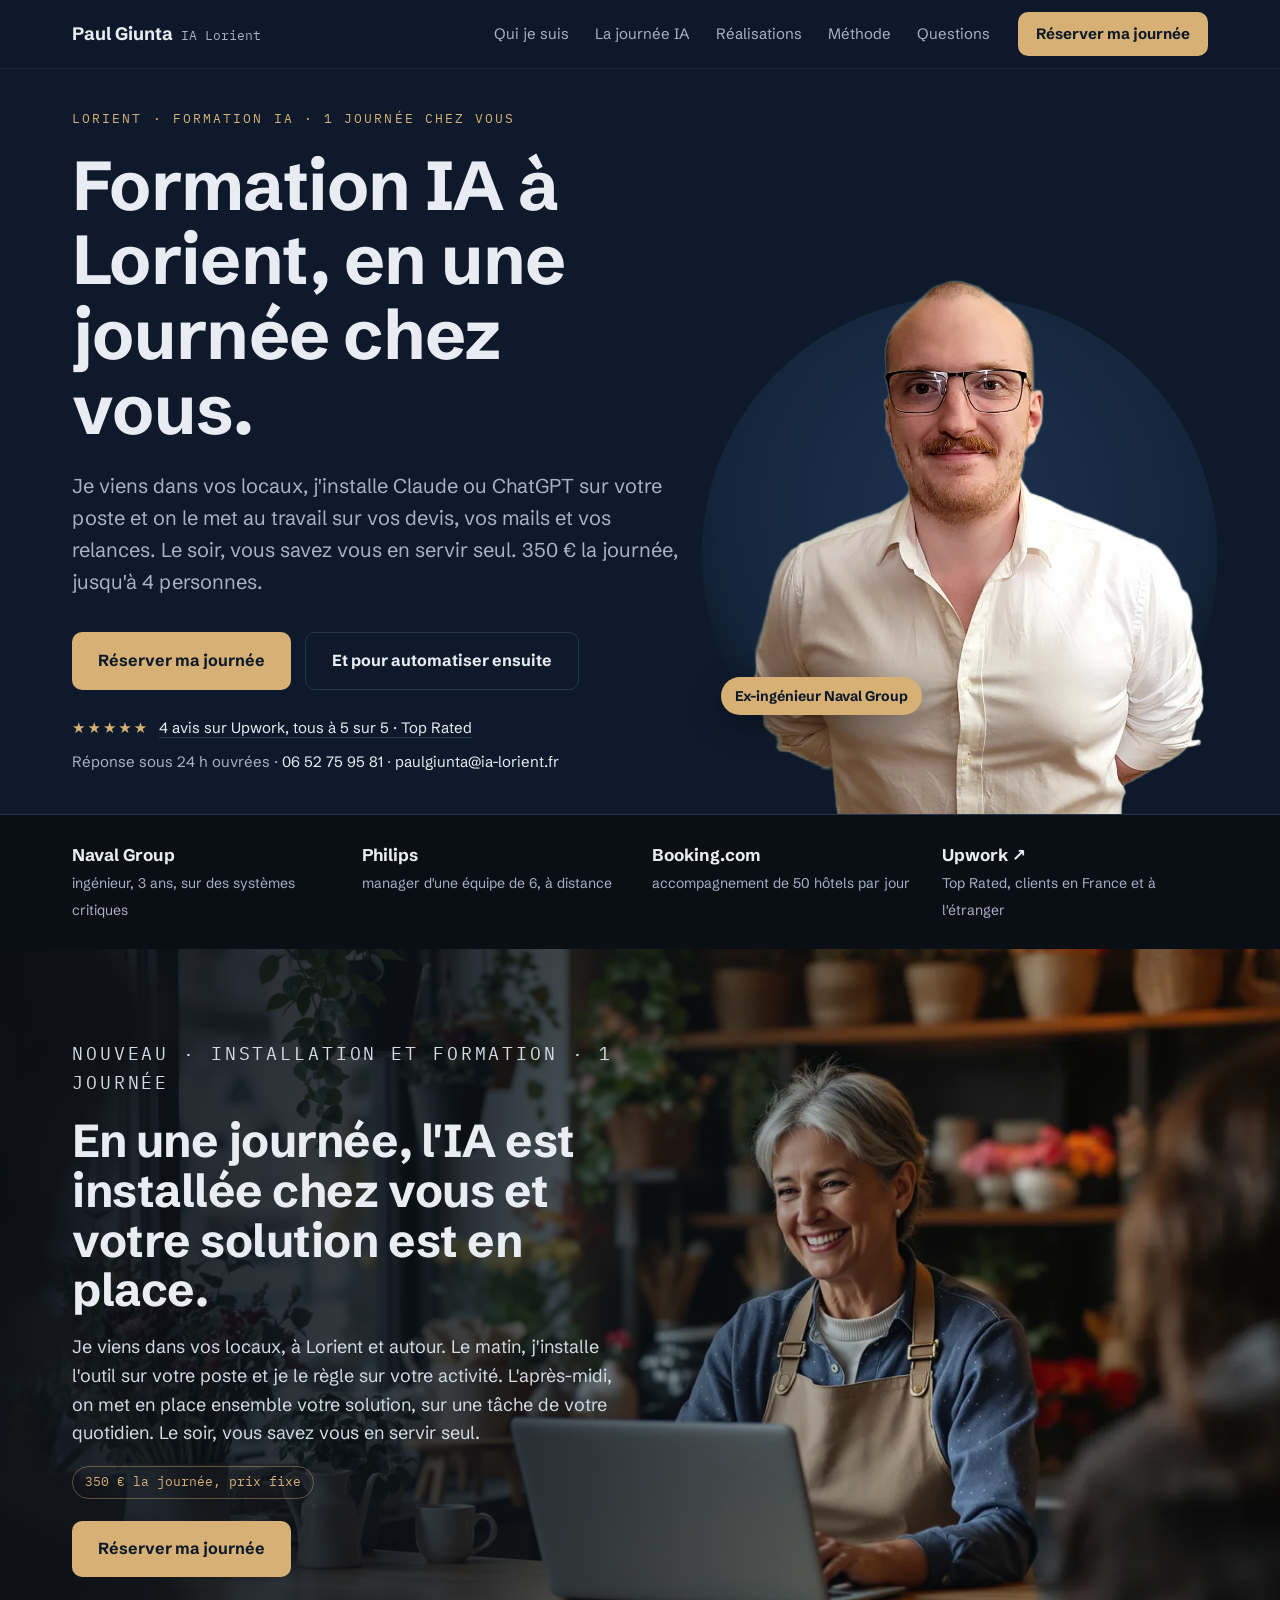
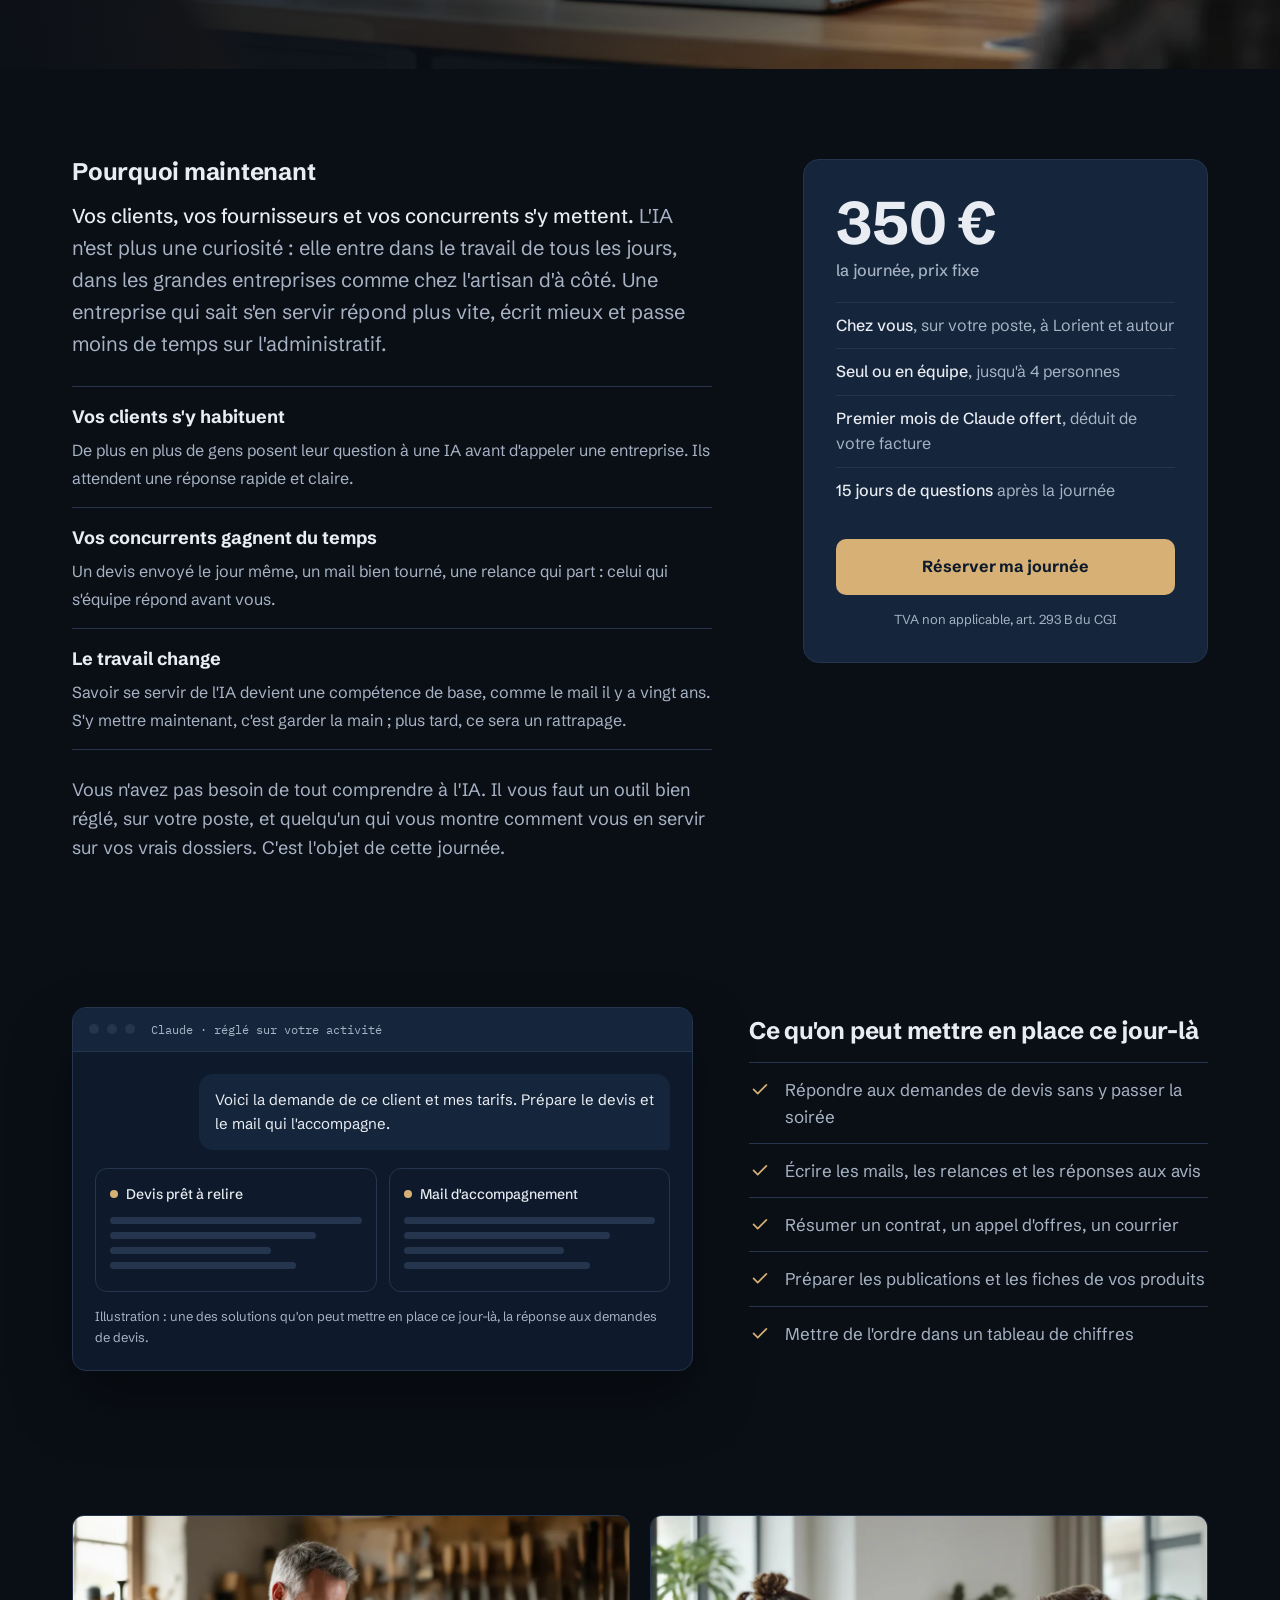
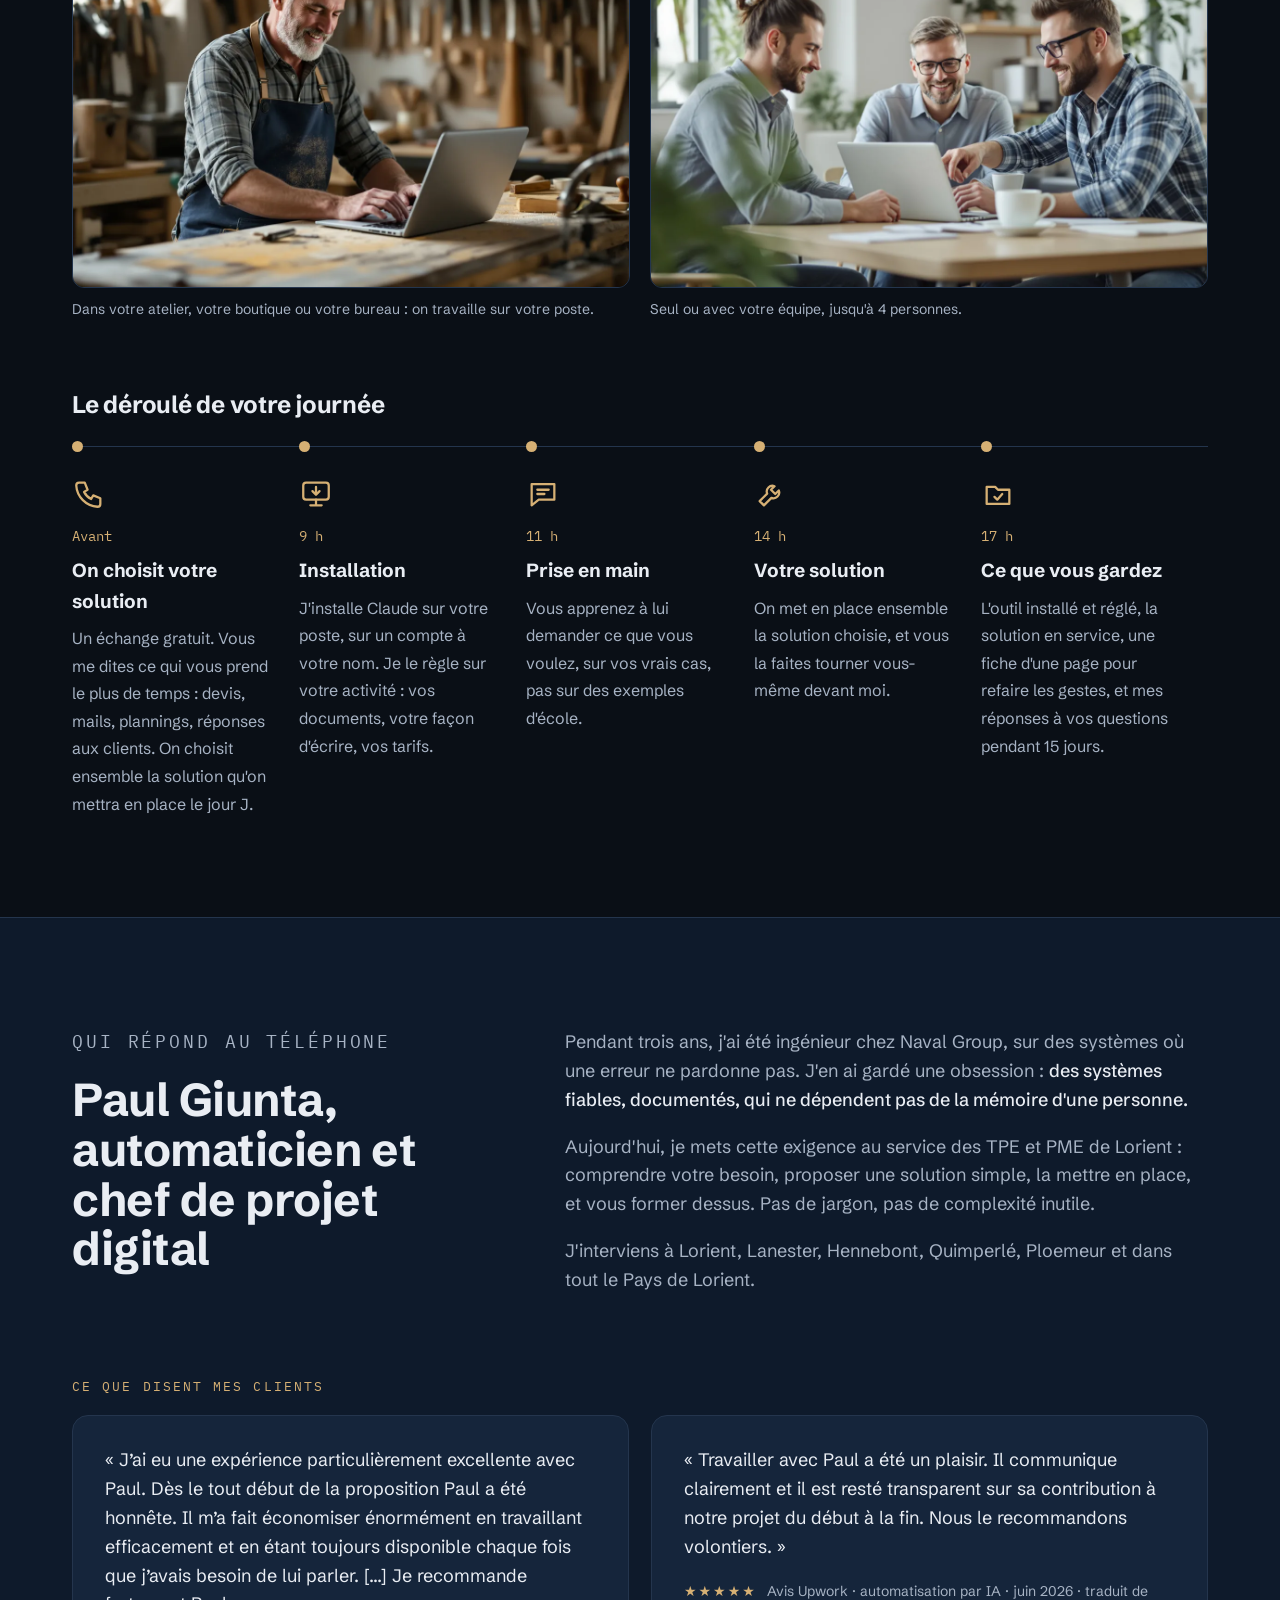
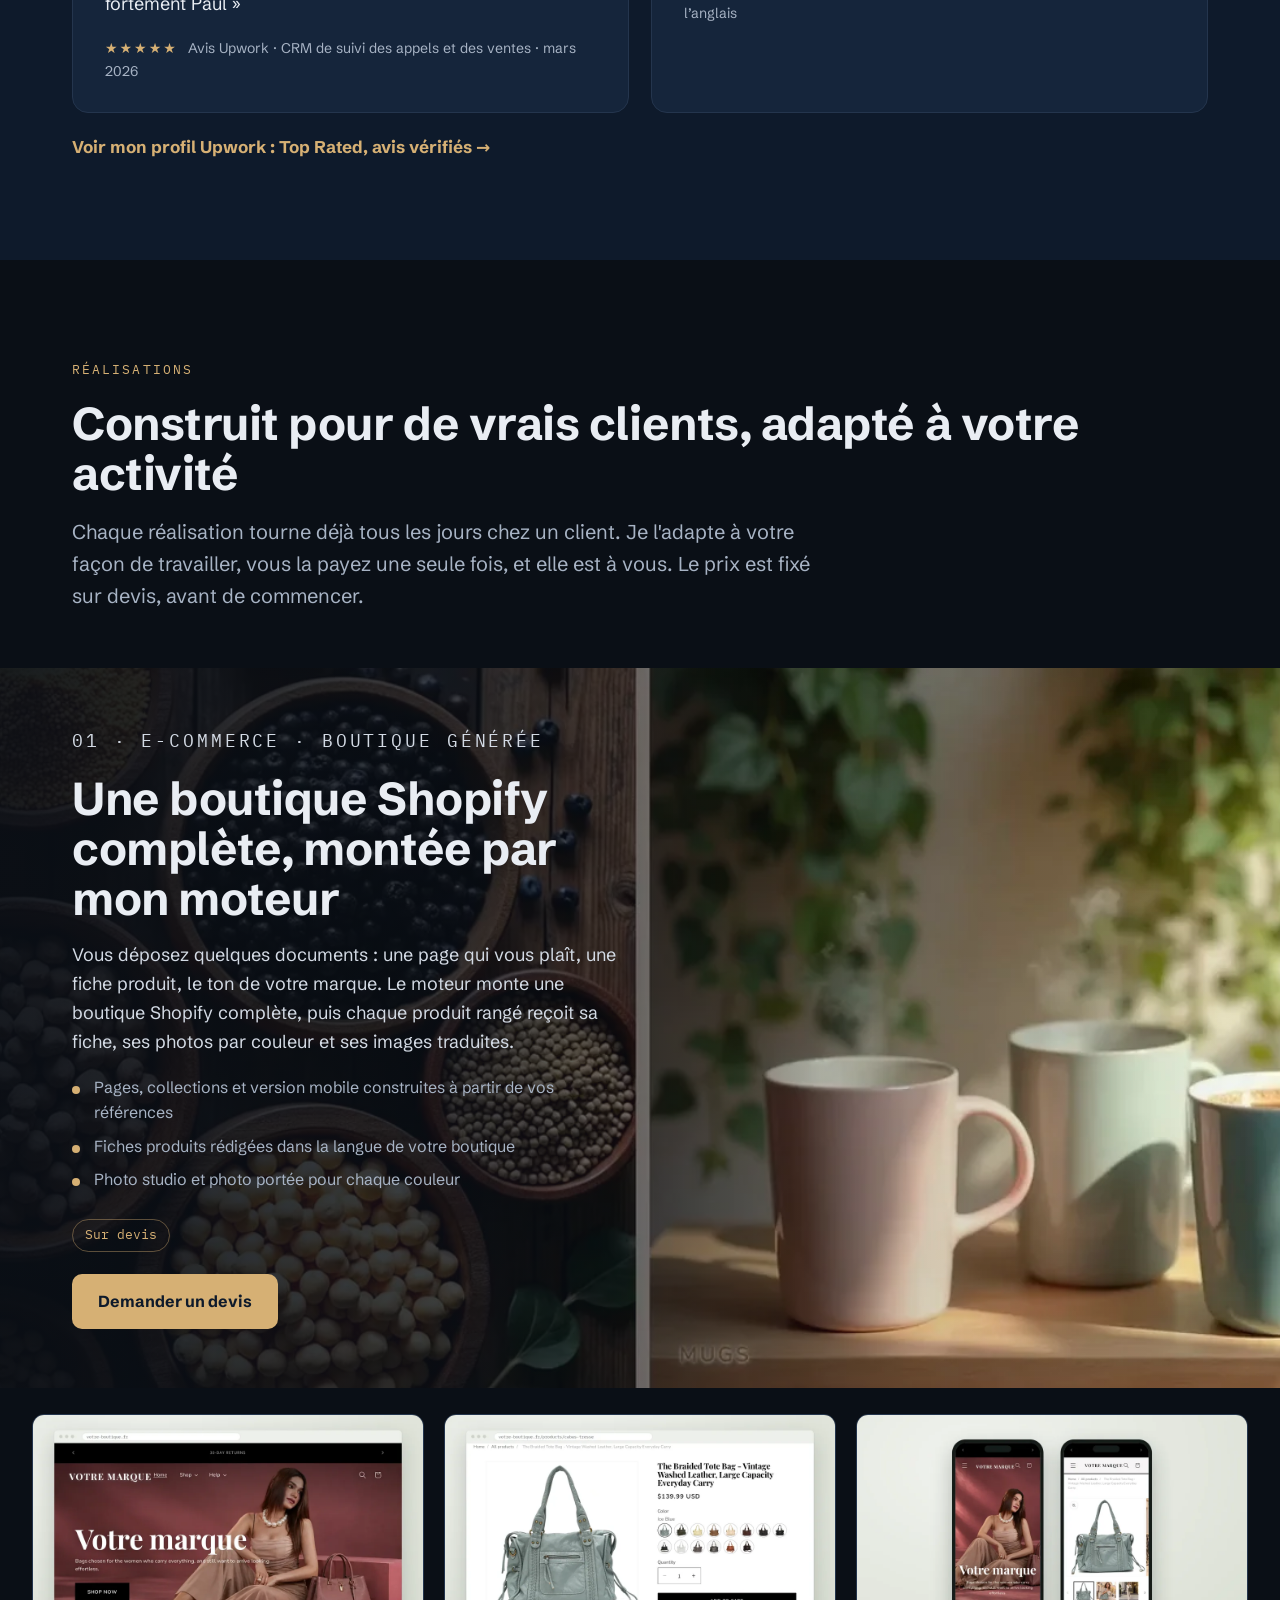
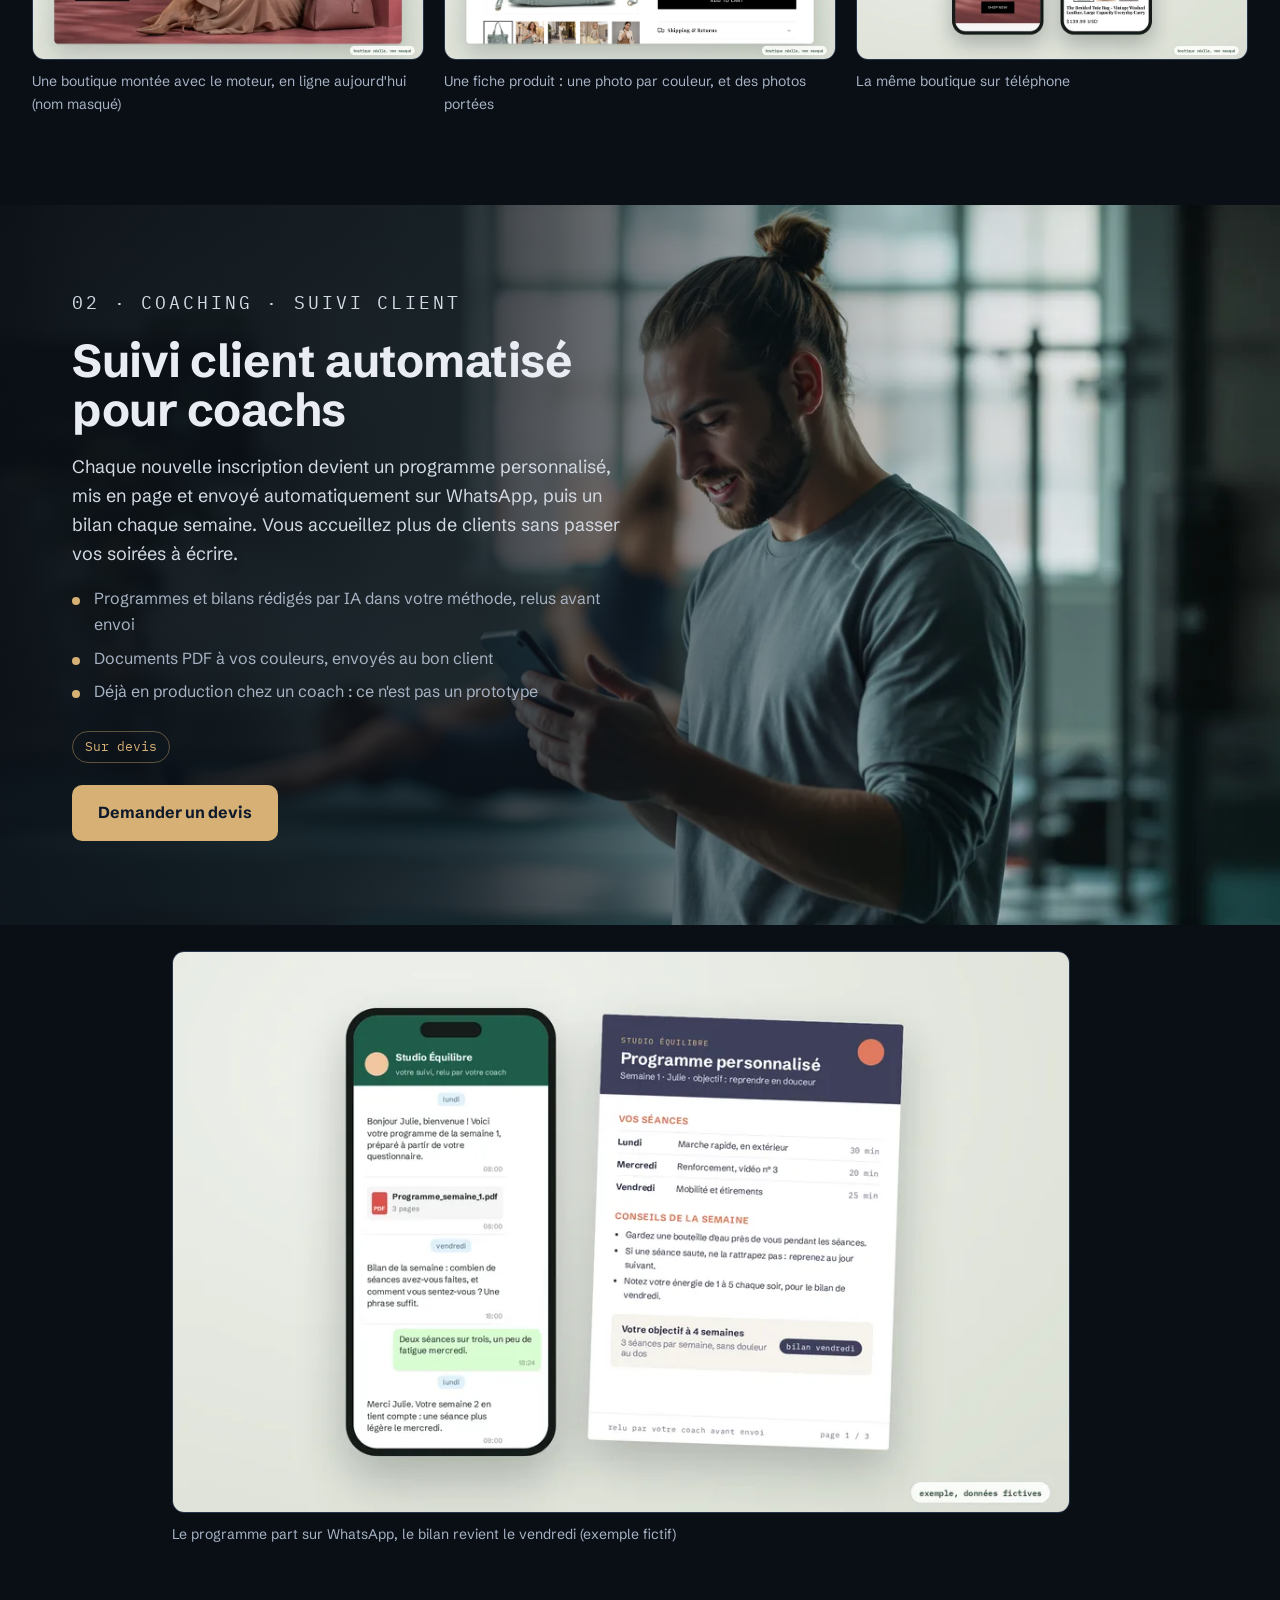
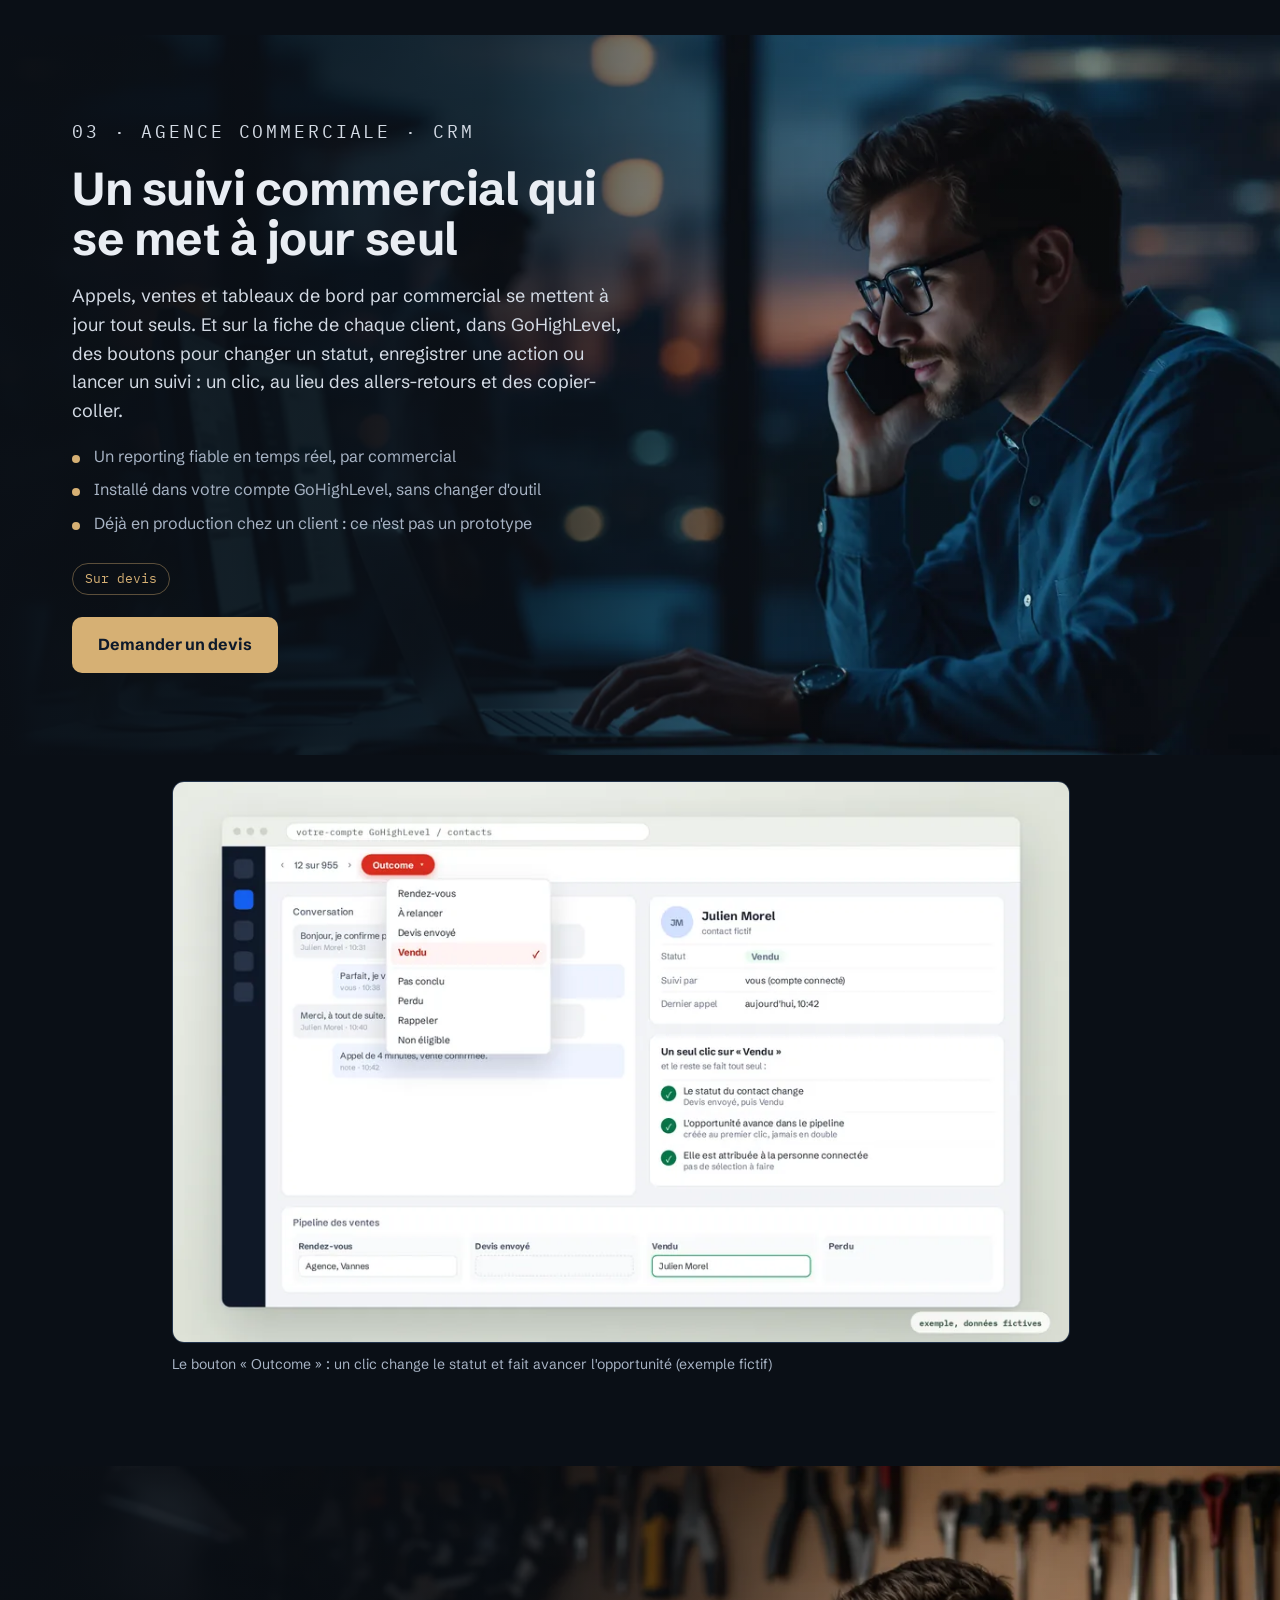
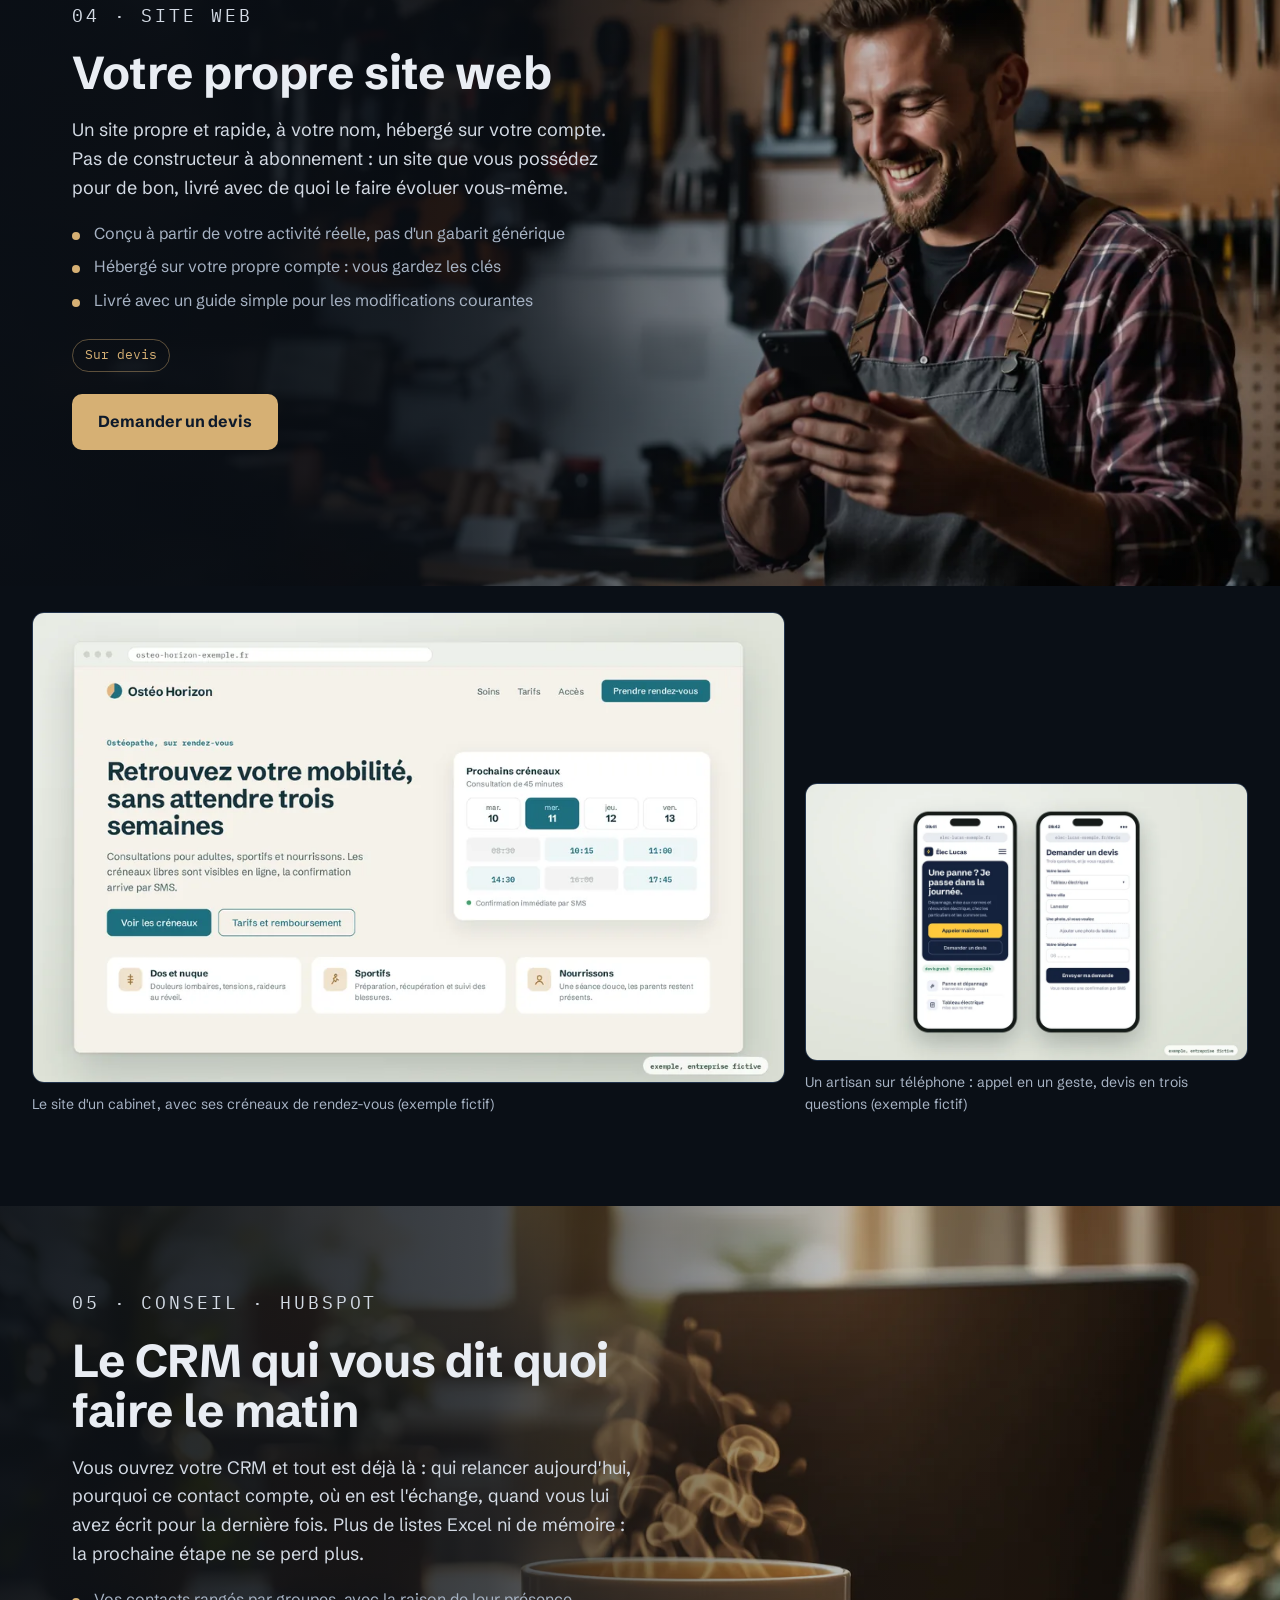
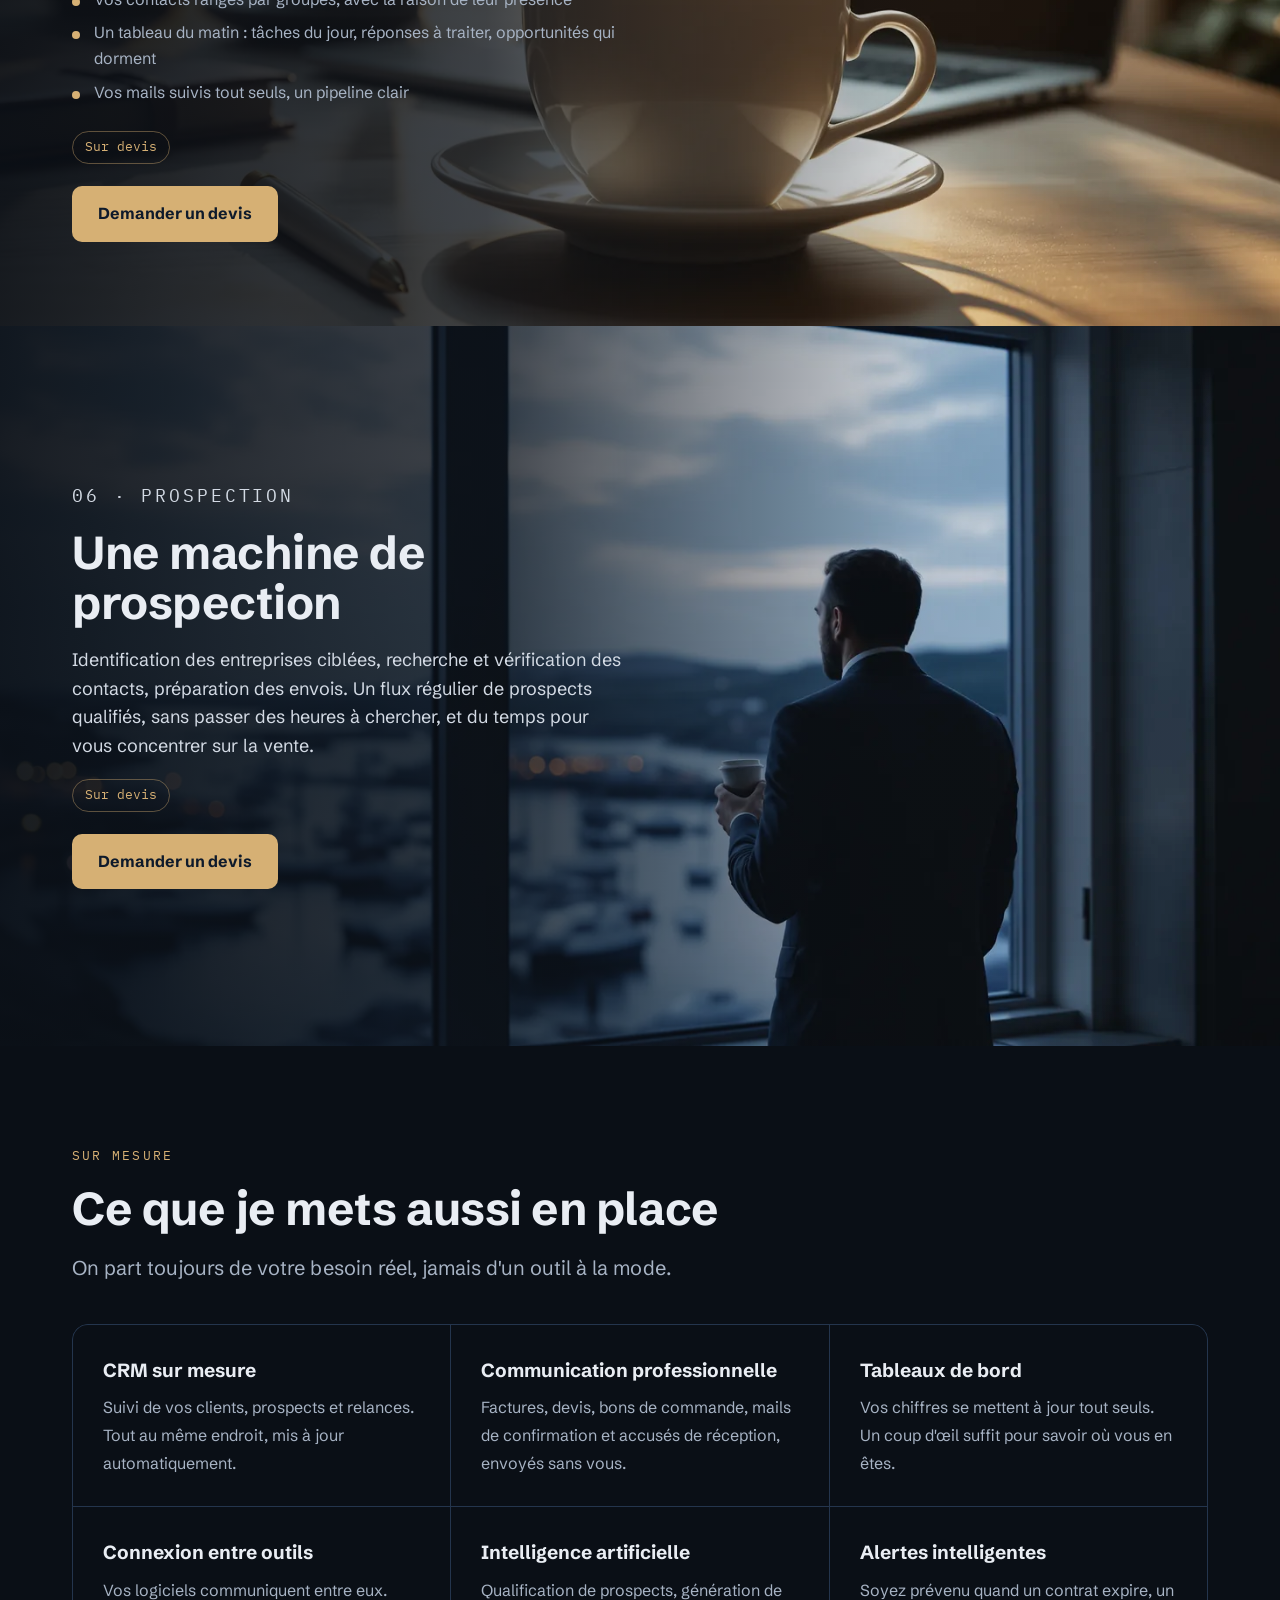
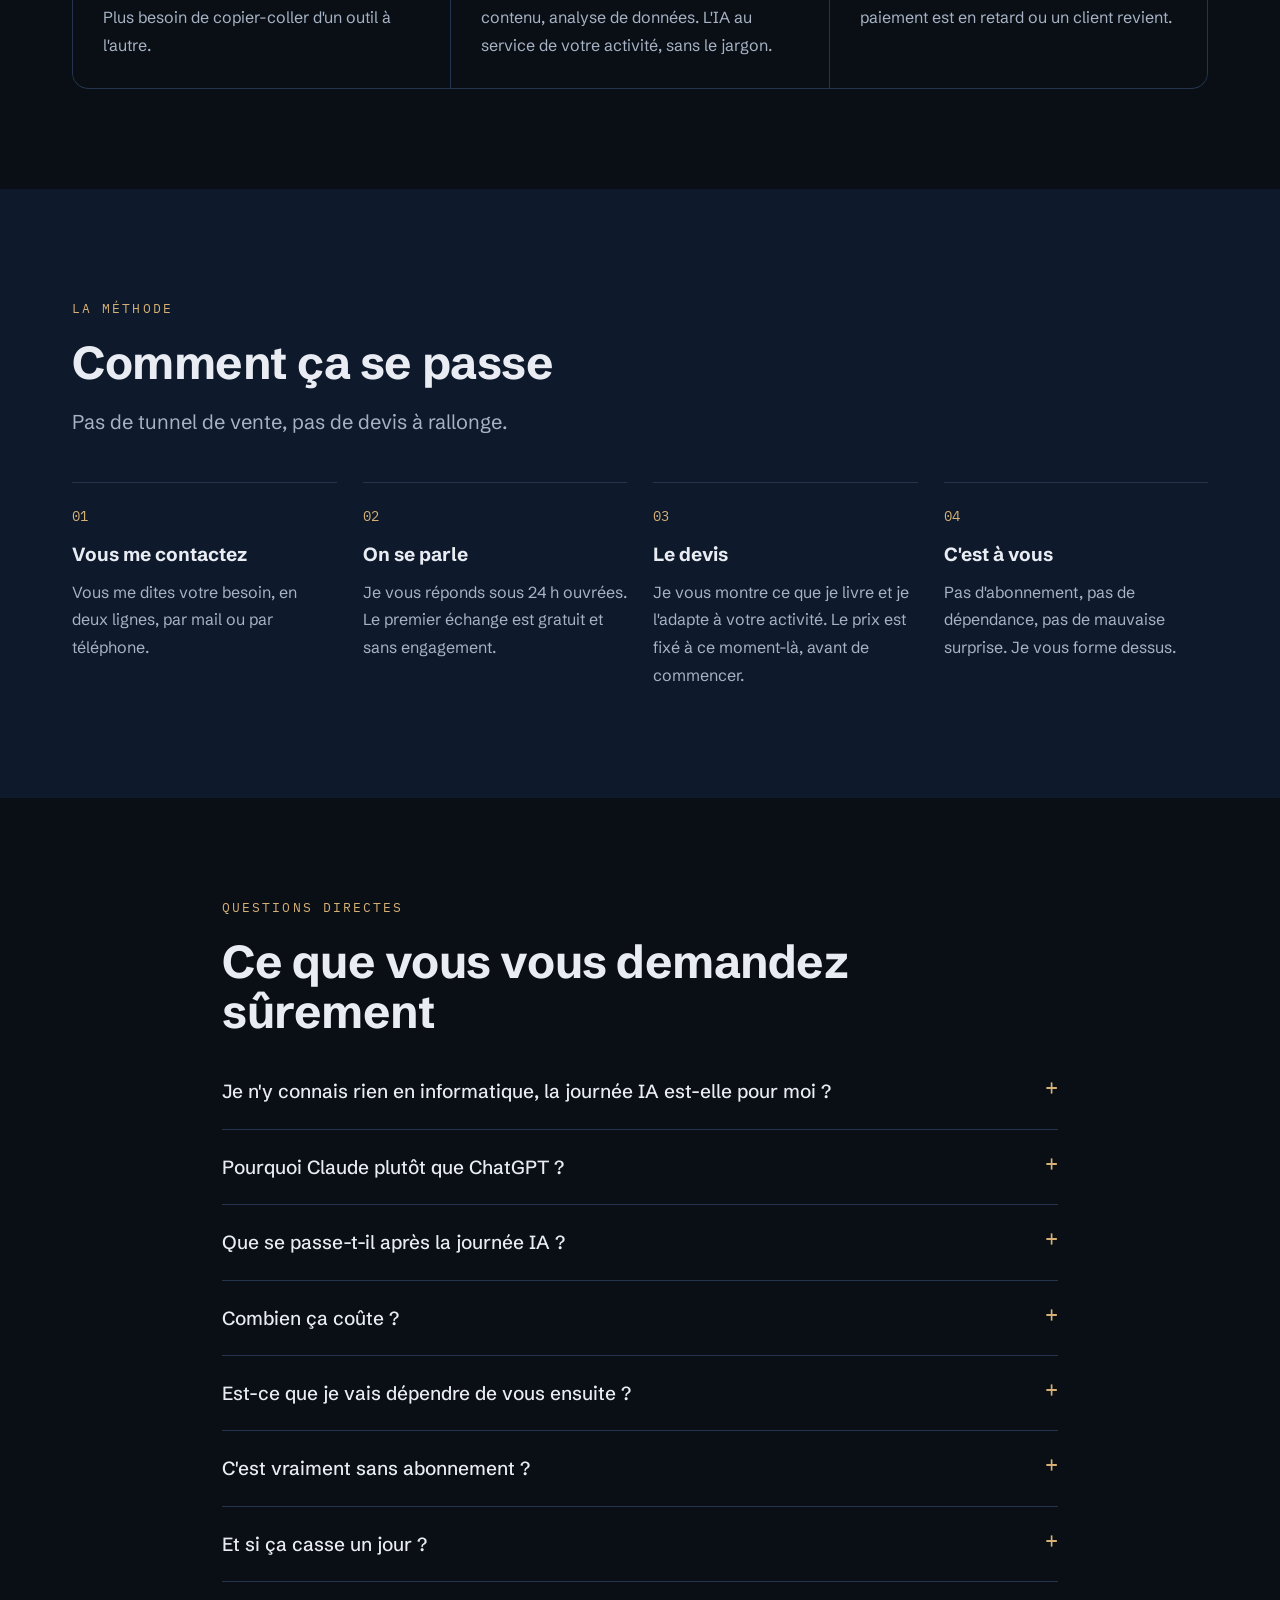
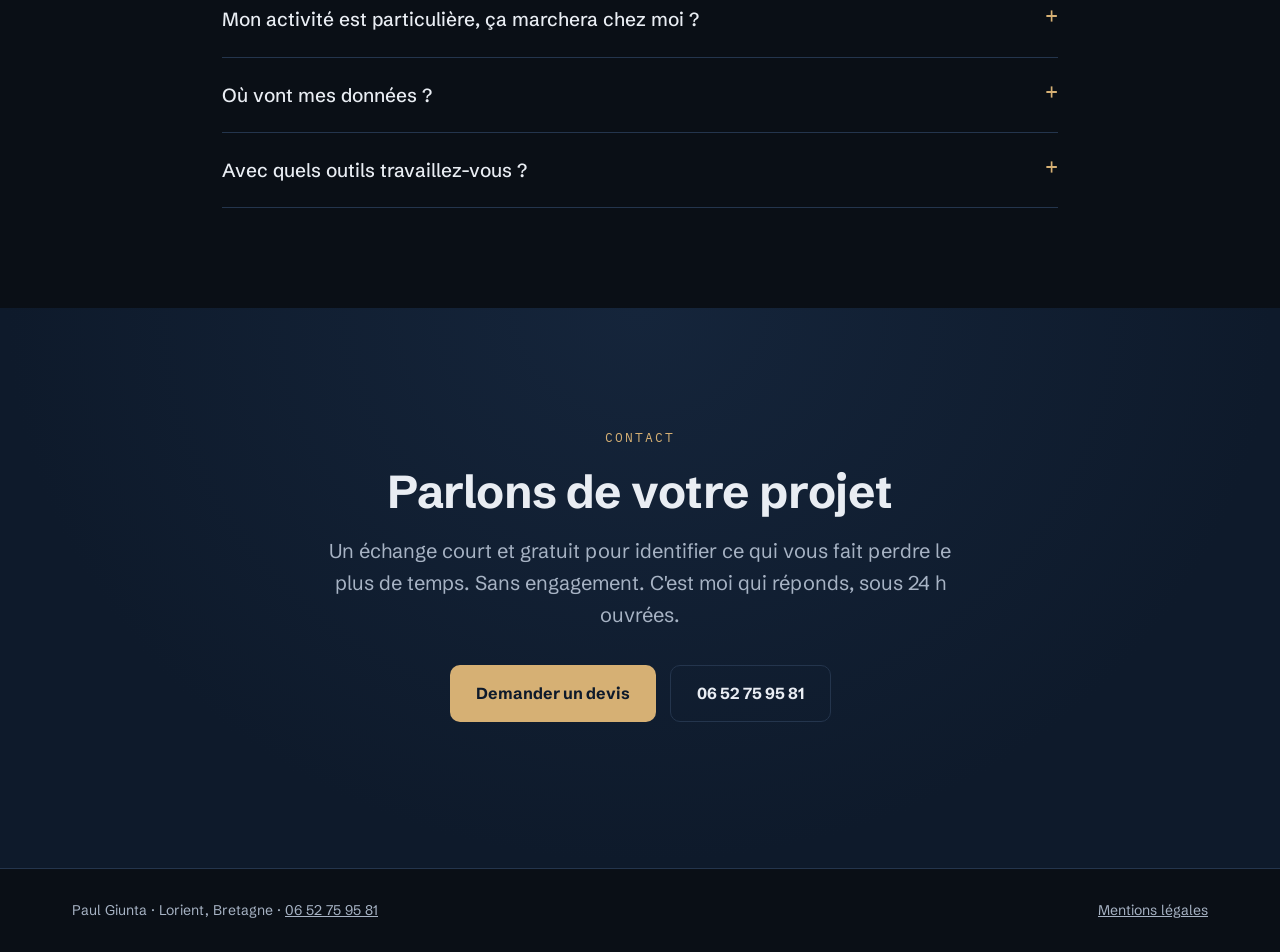
<file: index.html>
<!DOCTYPE html>
<html lang="fr">
<head>
    <meta charset="UTF-8">
    <meta name="viewport" content="width=device-width, initial-scale=1.0">
    <title>Formation IA et automatisation à Lorient pour TPE et PME | Paul Giunta</title>
    <meta name="description" content="Une journée dans vos locaux à Lorient : j'installe l'IA sur votre poste, on met en place votre première solution, vous savez vous en servir le soir. 350 €. Automatisation pour TPE et PME du Morbihan et de Bretagne, sur devis.">
    <link rel="canonical" href="https://ia-lorient.fr">
    <meta property="og:title" content="La journée IA chez vous, à Lorient · Paul Giunta">
    <meta property="og:description" content="En une journée, l'IA est installée dans votre entreprise, avec une première solution en service. 350 €, premier mois de Claude offert. TPE et PME de Lorient, du Morbihan et de Bretagne.">
    <meta property="og:url" content="https://ia-lorient.fr">
    <meta property="og:type" content="website">
    <meta property="og:locale" content="fr_FR">
    <meta property="og:image" content="https://ia-lorient.fr/2_site_bg.png">
    <meta property="og:site_name" content="IA Lorient">
    <meta name="color-scheme" content="dark">
    <meta name="darkreader-lock">

    <script type="application/ld+json">
    {
        "@context": "https://schema.org",
        "@type": "ProfessionalService",
        "name": "IA Lorient - Paul Giunta",
        "description": "Automatisation et intelligence artificielle pour TPE et PME. CRM, relances, reporting, synchronisation entre outils, sites et boutiques en ligne. Outils vendus en propriété, sans abonnement, sur devis.",
        "url": "https://ia-lorient.fr",
        "email": "paulgiunta@ia-lorient.fr",
        "telephone": "+33652759581",
        "founder": { "@type": "Person", "name": "Paul Giunta" },
        "address": { "@type": "PostalAddress", "addressLocality": "Lorient", "addressRegion": "Bretagne", "addressCountry": "FR" },
        "areaServed": [
            {"@type": "City", "name": "Lorient"},
            {"@type": "City", "name": "Lanester"},
            {"@type": "City", "name": "Hennebont"},
            {"@type": "City", "name": "Ploemeur"},
            {"@type": "City", "name": "Quimperlé"},
            {"@type": "AdministrativeArea", "name": "Morbihan"},
            {"@type": "AdministrativeArea", "name": "Bretagne"}
        ],
        "serviceType": ["Automatisation", "Intelligence Artificielle", "Formation à l'intelligence artificielle", "Installation d'un assistant IA en entreprise", "CRM", "Integration API"],
        "priceRange": "350 € la journée IA, automatisations sur devis",
        "makesOffer": [{
            "@type": "Offer",
            "name": "La journée IA chez vous",
            "description": "Une journée dans les locaux de l'entreprise : installation de Claude sur le poste, prise en main sur les vrais cas du client, mise en place d'une solution choisie avant la journée. Premier mois de Claude offert, 15 jours de questions ensuite.",
            "price": "350",
            "priceCurrency": "EUR",
            "url": "https://ia-lorient.fr/#journee"
        }],
        "knowsLanguage": ["fr", "en"],
        "sameAs": ["https://www.upwork.com/freelancers/~013a14ee137dd608b3"]
    }
    </script>

    <link rel="stylesheet" href="fonts/fonts.css">
    <style>
        :root {
            --marine: #0E1A2B;
            --noir: #0A0F16;
            --surface: #15253B;
            --ligne: #24354D;
            --texte: #E9EDF3;
            --doux: #A7B3C4;
            --sable: #D6B074;
            --sable-clair: #E4C694;
        }
        * { margin: 0; padding: 0; box-sizing: border-box; }
        html { scroll-behavior: smooth; scroll-padding-top: 76px; }
        body { background: var(--marine); color: var(--texte); font-family: 'Schibsted Grotesk', system-ui, sans-serif; font-size: 17px; line-height: 1.6; -webkit-font-smoothing: antialiased; }
        img { display: block; max-width: 100%; }
        a { color: inherit; }
        .wrap { max-width: 1200px; margin: 0 auto; padding: 0 32px; }
        .mono { font-family: 'IBM Plex Mono', monospace; }
        .kicker { font-family: 'IBM Plex Mono', monospace; font-size: 13px; letter-spacing: .16em; text-transform: uppercase; color: var(--sable); margin-bottom: 18px; }
        h1, h2, h3 { font-weight: 700; line-height: 1.08; letter-spacing: -0.01em; }
        h2 { font-size: clamp(32px, 3.6vw, 48px); margin-bottom: 18px; }
        h3 { font-size: clamp(28px, 2.8vw, 40px); margin-bottom: 18px; }
        .lead { font-size: 20px; color: var(--doux); max-width: 640px; }

        .btn { display: inline-flex; align-items: center; justify-content: center; gap: 10px; background: var(--sable); color: var(--marine); font-weight: 700; font-size: 16px; padding: 15px 26px; border-radius: 10px; text-decoration: none; border: 0; cursor: pointer; transition: background .2s; }
        .btn:hover { background: var(--sable-clair); }
        .btn-ghost { background: transparent; color: var(--texte); border: 1px solid var(--ligne); }
        .btn-ghost:hover { background: var(--surface); }
        .devis { display: inline-block; font-family: 'IBM Plex Mono', monospace; font-size: 13px; color: var(--sable); border: 1px solid rgba(214,176,116,.4); border-radius: 20px; padding: 5px 12px; margin-bottom: 22px; }

        /* En-tête */
        .top { position: sticky; top: 0; z-index: 50; background: rgba(14,26,43,.88); backdrop-filter: blur(10px); -webkit-backdrop-filter: blur(10px); border-bottom: 1px solid rgba(255,255,255,.06); }
        .top .wrap { display: flex; align-items: center; gap: 28px; height: 68px; }
        .marque { text-decoration: none; font-weight: 700; font-size: 18px; white-space: nowrap; }
        .marque span { font-family: 'IBM Plex Mono', monospace; font-weight: 400; font-size: 13px; color: var(--doux); margin-left: 8px; }
        .top nav { display: flex; gap: 26px; margin-left: auto; }
        .top nav a { text-decoration: none; color: var(--doux); font-size: 15px; }
        .top nav a:hover { color: var(--texte); }
        .top .btn { padding: 10px 18px; font-size: 15px; }

        /* Qui je suis */
        .hero { position: relative; overflow: hidden; }
        .hero > .wrap { display: grid; grid-template-columns: 1.1fr .9fr; gap: 32px; align-items: end; min-height: calc(100vh - 68px - 96px); padding-top: 40px; }
        .hero-txt { align-self: center; padding-bottom: 40px; }
        .hero h1 { font-size: clamp(42px, 5.4vw, 76px); margin-bottom: 24px; }
        .hero .lead { margin-bottom: 34px; }
        .ctas { display: flex; flex-wrap: wrap; gap: 14px; margin-bottom: 26px; }
        .joindre { font-size: 15px; color: var(--doux); }
        .preuve { font-size: 15px; margin-bottom: 10px; } .preuve a { color: var(--texte); text-decoration: none; border-bottom: 1px solid var(--ligne); }
        .joindre a { text-decoration: none; color: var(--texte); }
        .portrait { position: relative; align-self: end; justify-self: center; }
        .portrait::before { content: ""; position: absolute; left: 50%; bottom: 0; transform: translateX(-50%); width: 104%; aspect-ratio: 1; border-radius: 50%; background: radial-gradient(circle at 50% 40%, #1C3150 0%, var(--surface) 60%, rgba(21,37,59,0) 72%); }
        .pastille { position: absolute; z-index: 2; left: 2%; bottom: 18%; background: var(--sable); color: var(--marine); font-weight: 700; font-size: 14px; padding: 8px 14px; border-radius: 30px; box-shadow: 0 10px 30px rgba(0,0,0,.35); }
        .portrait img { position: relative; width: auto; height: auto; max-width: 100%; max-height: min(700px, 76vh); }
        .parcours { background: var(--noir); border-top: 1px solid var(--ligne); }
        .parcours .wrap { display: grid; grid-template-columns: repeat(4, 1fr); gap: 24px; padding-top: 26px; padding-bottom: 26px; }
        .parcours b { display: block; font-size: 17px; }
        .parcours span { font-size: 14px; color: var(--doux); }

        .bio { padding: 110px 0 64px; }
        .bio .wrap { display: grid; grid-template-columns: .8fr 1.2fr; gap: 64px; }
        .bio p { color: var(--doux); font-size: 18px; margin-bottom: 18px; }
        .bio p strong { color: var(--texte); font-weight: 500; }

        /* Avis */
        .avis { padding: 0 0 100px; }
        .avis-grille { display: grid; grid-template-columns: 1fr 1fr; gap: 22px; }
        .avis-carte { background: var(--surface); border: 1px solid var(--ligne); border-radius: 16px; padding: 30px 32px; }
        .avis-carte blockquote { font-size: 18px; line-height: 1.6; margin-bottom: 18px; }
        .avis-carte figcaption { font-size: 14px; color: var(--doux); }
        .etoiles { color: var(--sable); letter-spacing: 2px; margin-right: 6px; }
        .avis-lien { margin-top: 20px; } .avis-lien a { color: var(--sable); font-weight: 700; text-decoration: none; }

        /* Réalisations */
        .real-intro { padding: 100px 0 56px; background: var(--noir); }
        .real-intro .lead { max-width: 760px; }
        .bande-photo { position: relative; min-height: min(80vh, 720px); display: flex; align-items: center; background: var(--noir) var(--photo) center / cover no-repeat; }
        .bande-photo h3 { font-size: clamp(34px, 3.6vw, 54px); }
        .bande-photo::before { content: ""; position: absolute; inset: 0; background: linear-gradient(90deg, rgba(10,15,22,.94) 0%, rgba(10,15,22,.78) 38%, rgba(10,15,22,.15) 72%, rgba(10,15,22,0) 100%); }
        .bande-photo .wrap { position: relative; width: 100%; }
        .bande-photo .txt { max-width: 560px; }
        .bande-photo p { color: #D3DAE4; font-size: 18px; margin-bottom: 18px; }
        .points { list-style: none; margin: 0 0 26px; }
        .points li { position: relative; padding-left: 22px; color: var(--doux); margin-bottom: 8px; font-size: 16px; }
        .points li::before { content: ""; position: absolute; left: 0; top: 11px; width: 8px; height: 8px; border-radius: 50%; background: var(--sable); }
        .captures { background: var(--noir); padding: 26px 0 90px; }
        .captures .wrap { display: grid; grid-template-columns: repeat(3, 1fr); gap: 20px; max-width: 1400px; }
        .captures.une .wrap { grid-template-columns: 1fr; max-width: 1000px; }
        .captures.deux .wrap { grid-template-columns: 1.7fr 1fr; align-items: end; }
        .captures figure img { border-radius: 12px; border: 1px solid var(--ligne); }
        .captures figcaption, .bande-split figcaption { font-size: 14px; color: var(--doux); margin-top: 10px; }

        /* Une bande par produit, comme un en-tete Shopify: sa propre couleur de fond, une image
           immense qui deborde du bord de l'ecran, le texte de l'autre cote. */
        .bande-split { position: relative; overflow: hidden; background: var(--fond, var(--marine)); }
        .bande-split .wrap { max-width: none; padding: 0; display: grid; grid-template-columns: 57% 43%; align-items: center; min-height: min(88vh, 800px); }
        .bande-split.inverse .wrap { grid-template-columns: 43% 57%; }
        .bande-split.inverse .visuel { order: 2; }
        .bande-split .txt { padding: 88px max(32px, calc((100vw - 1200px) / 2 + 32px)) 88px 64px; }
        .bande-split.inverse .txt { padding: 88px 64px 88px max(32px, calc((100vw - 1200px) / 2 + 32px)); }
        .bande-split p { color: var(--doux); font-size: 18px; margin-bottom: 18px; }
        .visuel { position: relative; padding: 72px 0; }
        .visuel > img { width: 105%; max-width: none; margin-left: -5%; border-radius: 0 18px 18px 0; box-shadow: 0 40px 100px rgba(0,0,0,.5); }
        .bande-split.inverse .visuel > img { margin-left: 0; border-radius: 18px 0 0 18px; }
        .bande-split figcaption { padding: 0 24px 0 max(32px, calc((100vw - 1200px) / 2 + 32px)); }
        .bande-split.inverse figcaption { padding: 0 max(32px, calc((100vw - 1200px) / 2 + 32px)) 0 24px; text-align: right; }
        .visuel .tel { position: absolute; width: 24%; right: 7%; bottom: 13%; border-radius: 14px; box-shadow: 0 24px 60px rgba(0,0,0,.55); }

        .missions { padding: 100px 0; background: var(--marine); }
        .cartes { display: grid; grid-template-columns: repeat(3, 1fr); gap: 22px; margin-top: 40px; }
        .carte { background: var(--surface); border: 1px solid var(--ligne); border-radius: 16px; padding: 30px; display: flex; flex-direction: column; }
        .carte h4 { font-size: 22px; line-height: 1.2; margin-bottom: 12px; }
        .carte p { color: var(--doux); font-size: 16px; margin-bottom: 20px; flex: 1; }
        .carte .lien { color: var(--sable); text-decoration: none; font-weight: 700; font-size: 15px; }

        .offres { padding: 100px 0; background: var(--noir); }
        .offres .grille { display: grid; grid-template-columns: repeat(3, 1fr); gap: 1px; background: var(--ligne); border: 1px solid var(--ligne); border-radius: 16px; overflow: hidden; margin-top: 40px; }
        .offres .grille div { background: var(--noir); padding: 30px; }
        .offres b { display: block; font-size: 19px; margin-bottom: 8px; }
        .offres span { color: var(--doux); font-size: 16px; }

        /* Méthode */

        /* LA JOURNEE IA CHEZ VOUS (esquisse du 10/11/2026) */
        .journee { padding: 90px 0 100px; background: var(--noir); border-bottom: 1px solid var(--ligne); }
        .journee .tete { display: grid; grid-template-columns: 1.25fr .75fr; gap: 56px; align-items: start; }
        .bande-photo h2 { font-size: clamp(34px, 3.6vw, 54px); }
        .journee .tete h3 { margin: 0 0 16px; }
        .journee .pourquoi { color: var(--doux); font-size: 20px; max-width: 640px; }
        .journee .raisons { list-style: none; margin: 26px 0; max-width: 640px; }
        .journee .raisons li { padding: 16px 0; border-top: 1px solid var(--ligne); }
        .journee .raisons li:last-child { border-bottom: 1px solid var(--ligne); }
        .journee .raisons b { display: block; font-size: 18px; margin-bottom: 4px; }
        .journee .raisons span { color: var(--doux); font-size: 16px; }
        .journee .pourquoi.suite { font-size: 18px; }
        .journee .photos { display: grid; grid-template-columns: 1fr 1fr; gap: 20px; margin-top: 72px; }
        .journee .photos img { width: 100%; height: auto; border-radius: 12px; border: 1px solid var(--ligne); }
        .journee .photos figcaption { font-size: 14px; color: var(--doux); margin-top: 10px; }
        .journee .pourquoi strong { color: var(--texte); font-weight: 500; }
        .journee .prix { background: var(--surface); border: 1px solid var(--ligne); border-radius: 16px; padding: 32px; }
        .journee .montant { font-size: 60px; font-weight: 700; line-height: 1; letter-spacing: -.02em; }
        .journee .montant small { display: block; font-size: 16px; font-weight: 500; color: var(--doux); letter-spacing: 0; margin-top: 10px; }
        .journee .prix ul { list-style: none; margin: 24px 0 26px; }
        .journee .prix li { color: var(--doux); font-size: 16px; padding: 10px 0; border-top: 1px solid var(--ligne); }
        .journee .prix li b { color: var(--texte); font-weight: 500; }
        .journee .prix .btn { width: 100%; }
        .journee .prix .note { font-size: 13px; color: var(--doux); margin-top: 14px; text-align: center; }
        .journee h3 { font-size: 24px; margin: 72px 0 0; }
        .journee .etapes { grid-template-columns: repeat(5, 1fr); margin-top: 28px; }
        .journee .etapes { gap: 0; border-top: 1px solid var(--ligne); }
        .journee .etapes li { position: relative; border-top: 0; padding: 30px 22px 0 0; }
        .journee .etapes li::before { content: ""; position: absolute; top: -6px; left: 0; width: 11px; height: 11px; border-radius: 50%; background: var(--sable); margin: 0; }
        .journee .etapes svg { width: 34px; height: 34px; stroke: var(--sable); fill: none; stroke-width: 1.6; stroke-linecap: round; stroke-linejoin: round; display: block; margin-bottom: 14px; }
        .journee .etapes .heure { display: block; font-family: 'IBM Plex Mono', monospace; color: var(--sable); font-size: 14px; margin-bottom: 8px; }
        .journee .visuel { display: grid; grid-template-columns: 1.15fr .85fr; gap: 56px; align-items: center; margin-top: 72px; }
        .journee .ecran { background: var(--marine); border: 1px solid var(--ligne); border-radius: 14px; overflow: hidden; box-shadow: 0 30px 60px rgba(0,0,0,.35); }
        .journee .ecran .barre { display: flex; align-items: center; gap: 8px; padding: 12px 16px; border-bottom: 1px solid var(--ligne); background: var(--surface); font-family: 'IBM Plex Mono', monospace; font-size: 12px; color: var(--doux); }
        .journee .ecran .barre i { width: 10px; height: 10px; border-radius: 50%; background: var(--ligne); }
        .journee .ecran .barre em { font-style: normal; margin-left: 8px; }
        .journee .ecran .corps { padding: 22px; }
        .journee .bulle { background: var(--surface); border-radius: 14px 14px 4px 14px; padding: 14px 16px; margin: 0 0 18px 18%; font-size: 15px; color: var(--texte); }
        .journee .reponse { display: grid; grid-template-columns: 1fr 1fr; gap: 12px; }
        .journee .tuile { border: 1px solid var(--ligne); border-radius: 12px; padding: 14px; }
        .journee .tuile b { display: flex; align-items: center; gap: 8px; font-size: 14px; font-weight: 500; margin-bottom: 12px; }
        .journee .tuile b::before { content: ""; width: 8px; height: 8px; border-radius: 50%; background: var(--sable); }
        .journee .tuile u { display: block; height: 7px; border-radius: 4px; background: var(--ligne); margin-bottom: 8px; text-decoration: none; }
        .journee .tuile u:nth-child(3) { width: 82%; } .journee .tuile u:nth-child(4) { width: 64%; } .journee .tuile u:nth-child(5) { width: 74%; }
        .journee .legende { font-size: 13px; color: var(--doux); margin-top: 14px; }
        .journee .exemples h3 { margin: 0 0 18px; }
        .journee .exemples ul { list-style: none; }
        .journee .exemples li { display: flex; gap: 14px; align-items: flex-start; padding: 13px 0; border-top: 1px solid var(--ligne); color: var(--doux); font-size: 17px; }
        .journee .exemples li svg { flex: none; width: 22px; height: 22px; margin-top: 2px; stroke: var(--sable); fill: none; stroke-width: 1.8; stroke-linecap: round; stroke-linejoin: round; }
        @media (max-width: 900px) {
            .journee { padding: 72px 0; }
            .journee .tete { grid-template-columns: 1fr; gap: 34px; }
            .journee .montant { font-size: 48px; }
            .journee .etapes { grid-template-columns: 1fr; border-top: 0; border-left: 1px solid var(--ligne); }
            .journee .etapes li { padding: 0 0 30px 24px; }
            .journee .etapes li::before { top: 4px; left: -6px; }
            .journee .visuel { grid-template-columns: 1fr; gap: 36px; margin-top: 48px; }
            .journee .photos { grid-template-columns: 1fr; margin-top: 48px; }
            .journee .bulle { margin-left: 8%; }
            .journee h3 { margin-top: 48px; }
        }

        .methode { padding: 110px 0; }
        .etapes { display: grid; grid-template-columns: repeat(4, 1fr); gap: 26px; margin-top: 44px; counter-reset: e; }
        .etapes li { list-style: none; border-top: 1px solid var(--ligne); padding-top: 22px; }
        .etapes li::before { counter-increment: e; content: "0" counter(e); display: block; font-family: 'IBM Plex Mono', monospace; color: var(--sable); font-size: 14px; margin-bottom: 12px; }
        .etapes b { display: block; font-size: 19px; margin-bottom: 8px; }
        .etapes span { color: var(--doux); font-size: 16px; }

        /* Questions */
        .questions { padding: 100px 0; background: var(--noir); }
        .questions .wrap { max-width: 900px; }
        details { border-bottom: 1px solid var(--ligne); padding: 22px 0; }
        summary { cursor: pointer; font-size: 19px; font-weight: 500; list-style: none; display: flex; justify-content: space-between; gap: 20px; }
        summary::after { content: "+"; color: var(--sable); font-family: 'IBM Plex Mono', monospace; font-size: 22px; line-height: 1; }
        details[open] summary::after { content: "×"; }
        summary::-webkit-details-marker { display: none; }
        details p { color: var(--doux); margin-top: 12px; font-size: 16px; }

        /* Contact */
        .contact { padding: 120px 0; text-align: center; background: radial-gradient(ellipse at 50% 0%, var(--surface) 0%, var(--marine) 70%); }
        .contact .lead { margin: 0 auto 34px; }
        .contact .ctas { justify-content: center; }
        footer { background: var(--noir); border-top: 1px solid var(--ligne); padding: 30px 0; font-size: 14px; color: var(--doux); }
        footer .wrap { display: flex; flex-wrap: wrap; gap: 10px 24px; justify-content: space-between; }
        footer a { color: var(--doux); }

        /* Fenêtre de contact */
        .modal-overlay { position: fixed; inset: 0; background: rgba(5,9,14,.72); display: none; align-items: center; justify-content: center; padding: 16px; z-index: 100; }
        .modal-overlay.open { display: flex; }
        .modal { position: relative; background: var(--surface); border: 1px solid var(--ligne); border-radius: 18px; padding: 34px; max-width: 480px; width: 100%; }
        .modal h3 { font-size: 24px; margin-bottom: 10px; padding-right: 28px; }
        .m-intro { color: var(--doux); font-size: 16px; margin-bottom: 20px; }
        .m-close { position: absolute; top: 14px; right: 16px; background: none; border: 0; color: var(--doux); font-size: 28px; cursor: pointer; }
        .contact-block { border: 1px solid var(--ligne); border-radius: 12px; margin-bottom: 18px; }
        .cb-row { display: flex; justify-content: space-between; align-items: center; gap: 12px; padding: 14px 16px; }
        .cb-row + .cb-row { border-top: 1px solid var(--ligne); }
        .cb-label { font-family: 'IBM Plex Mono', monospace; font-size: 12px; color: var(--doux); }
        .cb-val { font-weight: 500; word-break: break-all; }
        .copy-btn { background: transparent; border: 1px solid var(--ligne); color: var(--texte); border-radius: 8px; padding: 7px 12px; font-size: 14px; cursor: pointer; text-decoration: none; white-space: nowrap; }
        .copy-btn.done { border-color: var(--sable); color: var(--sable); }
        .m-open { width: 100%; }
        .m-note { color: var(--doux); font-size: 13px; margin-top: 14px; }

        /* Barre fixe du téléphone: appeler ou écrire, toujours à portée du pouce */
        .barre-tel { display: none; position: fixed; left: 0; right: 0; bottom: 0; z-index: 60; gap: 10px; padding: 10px 16px calc(10px + env(safe-area-inset-bottom)); background: rgba(10,15,22,.94); backdrop-filter: blur(10px); -webkit-backdrop-filter: blur(10px); border-top: 1px solid var(--ligne); }
        .barre-tel .btn { flex: 1; padding: 13px 10px; }

        /* Téléphone */
        @media (max-width: 900px) {
            .wrap { padding: 0 16px; }
            .top nav, .marque span { display: none; }
            .top .btn { margin-left: auto; }
            .hero > .wrap { grid-template-columns: 1fr; min-height: 0; padding-top: 40px; gap: 10px; }
            .hero-txt { padding-bottom: 0; }
            .portrait { order: -1; }
            .portrait { width: 100%; display: flex; justify-content: center; }
            .portrait img { max-height: 300px; }
            body { padding-bottom: 76px; }
            .barre-tel { display: flex; }
            .parcours .wrap { grid-template-columns: 1fr 1fr; gap: 18px; }
            .bio, .missions, .offres, .methode, .questions { padding: 72px 0; }
            .bio .wrap { grid-template-columns: 1fr; gap: 34px; }
            .bande-split .wrap, .bande-split.inverse .wrap { grid-template-columns: 1fr; min-height: 0; }
            .bande-split .visuel, .bande-split.inverse .visuel { order: 0; padding: 0; }
            .visuel > img, .bande-split.inverse .visuel > img { width: 100%; margin: 0; border-radius: 0; box-shadow: none; }
            .bande-split figcaption, .bande-split.inverse figcaption { padding: 10px 16px 0; text-align: left; }
            .bande-split .txt, .bande-split.inverse .txt { padding: 26px 16px 64px; }
            .visuel .tel { width: 27%; right: 5%; bottom: 22%; }
            .bande-photo { min-height: 0; align-items: flex-end; padding-top: 230px; background-size: auto 260px; background-position: 80% top; }
            .captures .wrap, .captures.une .wrap, .captures.deux .wrap { display: flex; overflow-x: auto; scroll-snap-type: x mandatory; gap: 12px; padding-bottom: 6px; }
            .captures figure { flex: 0 0 86%; scroll-snap-align: start; }
            .captures.une figure { flex-basis: 100%; }
            .bande-photo::before { background: linear-gradient(180deg, rgba(10,15,22,0) 0px, rgba(10,15,22,.6) 150px, var(--noir) 260px); }
            .bande-photo .wrap { padding-bottom: 20px; }
            .cartes, .offres .grille, .etapes, .avis-grille { grid-template-columns: 1fr; }
            .avis { padding: 0 0 72px; }
            .real-intro { padding: 72px 0 40px; }
            .contact { padding: 80px 0; }
        }
    </style>
</head>
<body>

<header class="top">
    <div class="wrap">
        <a class="marque" href="#qui">Paul Giunta<span>IA Lorient</span></a>
        <nav>
            <a href="#qui">Qui je suis</a>
            <a href="#journee">La journée IA</a>
            <a href="#realisations">Réalisations</a>
            <a href="#methode">Méthode</a>
            <a href="#questions">Questions</a>
        </nav>
        <a class="btn js-contact" data-product="La journée IA chez vous" href="mailto:paulgiunta@ia-lorient.fr?subject=La%20journ%C3%A9e%20IA%20chez%20vous">Réserver ma journée</a>
    </div>
</header>

<section class="hero" id="qui">
    <div class="wrap">
        <div class="hero-txt">
            <p class="kicker">Lorient · formation IA · 1 journée chez vous</p>
            <h1>Formation IA à Lorient, en une journée chez vous.</h1>
            <p class="lead">Je viens dans vos locaux, j'installe Claude ou ChatGPT sur votre poste et on le met au travail sur vos devis, vos mails et vos relances. Le soir, vous savez vous en servir seul. 350 € la journée, jusqu'à 4 personnes.</p>
            <div class="ctas">
                <a class="btn js-contact" data-product="La journée IA chez vous" href="mailto:paulgiunta@ia-lorient.fr?subject=La%20journ%C3%A9e%20IA%20chez%20vous">Réserver ma journée</a>
                <a class="btn btn-ghost" href="#realisations">Et pour automatiser ensuite</a>
            </div>
            <p class="preuve"><span class="etoiles" aria-hidden="true">★★★★★</span> <a href="https://www.upwork.com/freelancers/~013a14ee137dd608b3" target="_blank" rel="noopener">4 avis sur Upwork, tous à 5 sur 5 · Top Rated</a></p>
            <p class="joindre">Réponse sous 24 h ouvrées · <a href="tel:+33652759581">06 52 75 95 81</a> · <a class="js-contact" href="mailto:paulgiunta@ia-lorient.fr">paulgiunta@ia-lorient.fr</a></p>
        </div>
        <figure class="portrait">
            <span class="pastille">Ex-ingénieur Naval Group</span>
            <img src="images/paul-giunta.webp" alt="Paul Giunta, automaticien à Lorient" width="898" height="990" loading="eager" fetchpriority="high">
        </figure>
    </div>
    <div class="parcours">
        <div class="wrap">
            <div><b>Naval Group</b><span>ingénieur, 3 ans, sur des systèmes critiques</span></div>
            <div><b>Philips</b><span>manager d'une équipe de 6, à distance</span></div>
            <div><b>Booking.com</b><span>accompagnement de 50 hôtels par jour</span></div>
            <div><b><a href="https://www.upwork.com/freelancers/~013a14ee137dd608b3" target="_blank" rel="noopener" style="text-decoration:none">Upwork ↗</a></b><span>Top Rated, clients en France et à l'étranger</span></div>
        </div>
    </div>
</section>

<section class="bande-photo" id="journee" style="--photo: url('images/journee-ia.webp')" aria-label="La journée IA chez vous">
    <div class="wrap">
        <div class="txt">
            <p class="kicker">Nouveau · installation et formation · 1 journée</p>
            <h2>En une journée, l'IA est installée chez vous et votre solution est en place.</h2>
            <p>Je viens dans vos locaux, à Lorient et autour. Le matin, j'installe l'outil sur votre poste et je le règle sur votre activité. L'après-midi, on met en place ensemble votre solution, sur une tâche de votre quotidien. Le soir, vous savez vous en servir seul.</p>
            <span class="devis">350 € la journée, prix fixe</span><br>
            <a class="btn js-contact" data-product="La journée IA chez vous" href="mailto:paulgiunta@ia-lorient.fr?subject=La%20journ%C3%A9e%20IA%20chez%20vous">Réserver ma journée</a>
        </div>
    </div>
</section>
<section class="journee">
    <div class="wrap">
        <div class="tete">
            <div>
                <h3>Pourquoi maintenant</h3>
                <p class="pourquoi"><strong>Vos clients, vos fournisseurs et vos concurrents s'y mettent.</strong> L'IA n'est plus une curiosité : elle entre dans le travail de tous les jours, dans les grandes entreprises comme chez l'artisan d'à côté. Une entreprise qui sait s'en servir répond plus vite, écrit mieux et passe moins de temps sur l'administratif.</p>
                <ul class="raisons">
                    <li><b>Vos clients s'y habituent</b><span>De plus en plus de gens posent leur question à une IA avant d'appeler une entreprise. Ils attendent une réponse rapide et claire.</span></li>
                    <li><b>Vos concurrents gagnent du temps</b><span>Un devis envoyé le jour même, un mail bien tourné, une relance qui part : celui qui s'équipe répond avant vous.</span></li>
                    <li><b>Le travail change</b><span>Savoir se servir de l'IA devient une compétence de base, comme le mail il y a vingt ans. S'y mettre maintenant, c'est garder la main ; plus tard, ce sera un rattrapage.</span></li>
                </ul>
                <p class="pourquoi suite">Vous n'avez pas besoin de tout comprendre à l'IA. Il vous faut un outil bien réglé, sur votre poste, et quelqu'un qui vous montre comment vous en servir sur vos vrais dossiers. C'est l'objet de cette journée.</p>
            </div>
            <aside class="prix" aria-label="Prix de la journée IA">
                <p class="montant">350 €<small>la journée, prix fixe</small></p>
                <ul>
                    <li><b>Chez vous</b>, sur votre poste, à Lorient et autour</li>
                    <li><b>Seul ou en équipe</b>, jusqu'à 4 personnes</li>
                    <li><b>Premier mois de Claude offert</b>, déduit de votre facture</li>
                    <li><b>15 jours de questions</b> après la journée</li>
                </ul>
                <a class="btn js-contact" data-product="La journée IA chez vous" href="mailto:paulgiunta@ia-lorient.fr?subject=La%20journ%C3%A9e%20IA%20chez%20vous">Réserver ma journée</a>
                <p class="note">TVA non applicable, art. 293 B du CGI</p>
            </aside>
        </div>
        <div class="visuel">
            <figure class="ecran" aria-label="Exemple : une demande de devis traitée avec Claude">
                <div class="barre"><i></i><i></i><i></i><em>Claude · réglé sur votre activité</em></div>
                <div class="corps">
                    <p class="bulle">Voici la demande de ce client et mes tarifs. Prépare le devis et le mail qui l'accompagne.</p>
                    <div class="reponse">
                        <div class="tuile"><b>Devis prêt à relire</b><u></u><u></u><u></u><u></u></div>
                        <div class="tuile"><b>Mail d'accompagnement</b><u></u><u></u><u></u><u></u></div>
                    </div>
                    <p class="legende">Illustration : une des solutions qu'on peut mettre en place ce jour-là, la réponse aux demandes de devis.</p>
                </div>
            </figure>
            <div class="exemples">
                <h3>Ce qu'on peut mettre en place ce jour-là</h3>
                <ul>
                    <li><svg viewBox="0 0 24 24" aria-hidden="true"><path d="M5 12.5l4.5 4.5L19 7.5"/></svg>Répondre aux demandes de devis sans y passer la soirée</li>
                    <li><svg viewBox="0 0 24 24" aria-hidden="true"><path d="M5 12.5l4.5 4.5L19 7.5"/></svg>Écrire les mails, les relances et les réponses aux avis</li>
                    <li><svg viewBox="0 0 24 24" aria-hidden="true"><path d="M5 12.5l4.5 4.5L19 7.5"/></svg>Résumer un contrat, un appel d'offres, un courrier</li>
                    <li><svg viewBox="0 0 24 24" aria-hidden="true"><path d="M5 12.5l4.5 4.5L19 7.5"/></svg>Préparer les publications et les fiches de vos produits</li>
                    <li><svg viewBox="0 0 24 24" aria-hidden="true"><path d="M5 12.5l4.5 4.5L19 7.5"/></svg>Mettre de l'ordre dans un tableau de chiffres</li>
                </ul>
            </div>
        </div>
        <div class="photos">
            <figure><img src="images/journee-atelier.webp" alt="Un menuisier à son établi, devant son ordinateur portable" width="1200" height="800" loading="lazy"><figcaption>Dans votre atelier, votre boutique ou votre bureau : on travaille sur votre poste.</figcaption></figure>
            <figure><img src="images/journee-equipe.webp" alt="Trois collègues d'une petite entreprise autour d'un ordinateur portable" width="1200" height="800" loading="lazy"><figcaption>Seul ou avec votre équipe, jusqu'à 4 personnes.</figcaption></figure>
        </div>
        <h3>Le déroulé de votre journée</h3>
        <ol class="etapes">
            <li><svg viewBox="0 0 24 24" aria-hidden="true"><path d="M5 4h4l2 5-2.5 1.5a11 11 0 005 5L15 13l5 2v4a2 2 0 01-2 2A16 16 0 013 6a2 2 0 012-2z"/></svg><span class="heure">Avant</span><b>On choisit votre solution</b><span>Un échange gratuit. Vous me dites ce qui vous prend le plus de temps : devis, mails, plannings, réponses aux clients. On choisit ensemble la solution qu'on mettra en place le jour J.</span></li>
            <li><svg viewBox="0 0 24 24" aria-hidden="true"><rect x="3" y="4" width="18" height="12" rx="2"/><path d="M8 20h8M12 16v4M12 7v5M9.5 10l2.5 2.5 2.5-2.5"/></svg><span class="heure">9 h</span><b>Installation</b><span>J'installe Claude sur votre poste, sur un compte à votre nom. Je le règle sur votre activité : vos documents, votre façon d'écrire, vos tarifs.</span></li>
            <li><svg viewBox="0 0 24 24" aria-hidden="true"><path d="M4 5h16v11H9l-5 4z"/><path d="M8 9h8M8 12h5"/></svg><span class="heure">11 h</span><b>Prise en main</b><span>Vous apprenez à lui demander ce que vous voulez, sur vos vrais cas, pas sur des exemples d'école.</span></li>
            <li><svg viewBox="0 0 24 24" aria-hidden="true"><path d="M14.5 6.5a4 4 0 00-5.2 5.2L4 17l3 3 5.3-5.3a4 4 0 005.2-5.2L15 12l-3-3z"/></svg><span class="heure">14 h</span><b>Votre solution</b><span>On met en place ensemble la solution choisie, et vous la faites tourner vous-même devant moi.</span></li>
            <li><svg viewBox="0 0 24 24" aria-hidden="true"><path d="M4 7h6l2 2h8v10H4z"/><path d="M9.5 14l2 2 3.5-4"/></svg><span class="heure">17 h</span><b>Ce que vous gardez</b><span>L'outil installé et réglé, la solution en service, une fiche d'une page pour refaire les gestes, et mes réponses à vos questions pendant 15 jours.</span></li>
        </ol>
    </div>
</section>


<section class="bio">
    <div class="wrap">
        <div>
            <p class="kicker">Qui répond au téléphone</p>
            <h2>Paul Giunta, automaticien et chef de projet digital</h2>
        </div>
        <div>
            <p>Pendant trois ans, j'ai été ingénieur chez Naval Group, sur des systèmes où une erreur ne pardonne pas. J'en ai gardé une obsession : <strong>des systèmes fiables, documentés, qui ne dépendent pas de la mémoire d'une personne.</strong></p>
            <p>Aujourd'hui, je mets cette exigence au service des TPE et PME de Lorient : comprendre votre besoin, proposer une solution simple, la mettre en place, et vous former dessus. Pas de jargon, pas de complexité inutile.</p>
            <p>J'interviens à Lorient, Lanester, Hennebont, Quimperlé, Ploemeur et dans tout le Pays de Lorient.</p>
        </div>
    </div>
</section>

<section class="avis" aria-label="Avis de clients">
    <div class="wrap">
        <p class="kicker">Ce que disent mes clients</p>
        <div class="avis-grille">
            <figure class="avis-carte">
                <blockquote>« J’ai eu une expérience particulièrement excellente avec Paul. Dès le tout début de la proposition Paul a été honnête. Il m’a fait économiser énormément en travaillant efficacement et en étant toujours disponible chaque fois que j’avais besoin de lui parler. […] Je recommande fortement Paul »</blockquote>
                <figcaption><span class="etoiles" aria-label="5 sur 5">★★★★★</span> Avis Upwork · CRM de suivi des appels et des ventes · mars 2026</figcaption>
            </figure>
            <figure class="avis-carte">
                <blockquote>« Travailler avec Paul a été un plaisir. Il communique clairement et il est resté transparent sur sa contribution à notre projet du début à la fin. Nous le recommandons volontiers. »</blockquote>
                <figcaption><span class="etoiles" aria-label="5 sur 5">★★★★★</span> Avis Upwork · automatisation par IA · juin 2026 · traduit de l’anglais</figcaption>
            </figure>
        </div>
        <p class="avis-lien"><a href="https://www.upwork.com/freelancers/~013a14ee137dd608b3" target="_blank" rel="noopener">Voir mon profil Upwork : Top Rated, avis vérifiés →</a></p>
    </div>
</section>

<section class="real-intro" id="realisations">
    <div class="wrap">
        <p class="kicker">Réalisations</p>
        <h2>Construit pour de vrais clients, adapté à votre activité</h2>
        <p class="lead">Chaque réalisation tourne déjà tous les jours chez un client. Je l'adapte à votre façon de travailler, vous la payez une seule fois, et elle est à vous. Le prix est fixé sur devis, avant de commencer.</p>
    </div>
</section>

<section class="bande-photo" style="--photo: url('images/boutique-cafe.webp')" aria-label="Boutique e-commerce générée">
    <div class="wrap">
        <div class="txt">
            <p class="kicker">01 · E-commerce · boutique générée</p>
            <h3>Une boutique Shopify complète, montée par mon moteur</h3>
            <p>Vous déposez quelques documents : une page qui vous plaît, une fiche produit, le ton de votre marque. Le moteur monte une boutique Shopify complète, puis chaque produit rangé reçoit sa fiche, ses photos par couleur et ses images traduites.</p>
            <ul class="points">
                <li>Pages, collections et version mobile construites à partir de vos références</li>
                <li>Fiches produits rédigées dans la langue de votre boutique</li>
                <li>Photo studio et photo portée pour chaque couleur</li>
            </ul>
            <span class="devis">Sur devis</span><br>
            <a class="btn js-contact" data-product="Boutique e-commerce générée" href="mailto:paulgiunta@ia-lorient.fr?subject=Devis%20%3A%20Boutique%20e-commerce%20g%C3%A9n%C3%A9r%C3%A9e">Demander un devis</a>
        </div>
    </div>
</section>
<section class="captures trois" aria-label="Captures d'une boutique montée avec le moteur">
    <div class="wrap">
        <figure><img src="galerie/05b_boutique_accueil.webp" srcset="galerie/05b_boutique_accueil_m.webp 960w, galerie/05b_boutique_accueil.webp 1920w" sizes="(max-width: 900px) 85vw, 33vw" alt="Page d'accueil d'une boutique en ligne montée avec le moteur, nom de la marque masqué" loading="lazy"><figcaption>Une boutique montée avec le moteur, en ligne aujourd'hui (nom masqué)</figcaption></figure>
        <figure><img src="galerie/05a_boutique_produit.webp" srcset="galerie/05a_boutique_produit_m.webp 960w, galerie/05a_boutique_produit.webp 1920w" sizes="(max-width: 900px) 85vw, 33vw" alt="Fiche produit d'un sac avec une photo par couleur et des photos portées" loading="lazy"><figcaption>Une fiche produit : une photo par couleur, et des photos portées</figcaption></figure>
        <figure><img src="galerie/05c_boutique_mobile.webp" srcset="galerie/05c_boutique_mobile_m.webp 960w, galerie/05c_boutique_mobile.webp 1920w" sizes="(max-width: 900px) 85vw, 33vw" alt="La même boutique sur téléphone, accueil et fiche produit" loading="lazy"><figcaption>La même boutique sur téléphone</figcaption></figure>
    </div>
</section>

<section class="bande-photo" style="--photo: url('images/real-coachs.webp')" aria-label="Suivi client pour coachs">
    <div class="wrap">
        <div class="txt">
            <p class="kicker">02 · Coaching · suivi client</p>
            <h3>Suivi client automatisé pour coachs</h3>
            <p>Chaque nouvelle inscription devient un programme personnalisé, mis en page et envoyé automatiquement sur WhatsApp, puis un bilan chaque semaine. Vous accueillez plus de clients sans passer vos soirées à écrire.</p>
            <ul class="points">
                <li>Programmes et bilans rédigés par IA dans votre méthode, relus avant envoi</li>
                <li>Documents PDF à vos couleurs, envoyés au bon client</li>
                <li>Déjà en production chez un coach : ce n'est pas un prototype</li>
            </ul>
            <span class="devis">Sur devis</span><br>
            <a class="btn js-contact" data-product="Suivi client pour coachs" href="mailto:paulgiunta@ia-lorient.fr?subject=Devis%20%3A%20Suivi%20client%20pour%20coachs">Demander un devis</a>
        </div>
    </div>
</section>
<section class="captures une" aria-label="Capture du suivi client pour coachs">
    <div class="wrap">
        <figure><img src="galerie/04a_coach_whatsapp_pdf.webp" srcset="galerie/04a_coach_whatsapp_pdf_m.webp 960w, galerie/04a_coach_whatsapp_pdf.webp 1920w" sizes="(max-width: 900px) 85vw, 70vw" alt="Conversation WhatsApp d'un coach fictif et programme personnalisé en PDF" loading="lazy"><figcaption>Le programme part sur WhatsApp, le bilan revient le vendredi (exemple fictif)</figcaption></figure>
    </div>
</section>

<section class="bande-photo" style="--photo: url('images/real-agence.webp')" aria-label="Suivi commercial et boutons GoHighLevel">
    <div class="wrap">
        <div class="txt">
            <p class="kicker">03 · Agence commerciale · CRM</p>
            <h3>Un suivi commercial qui se met à jour seul</h3>
            <p>Appels, ventes et tableaux de bord par commercial se mettent à jour tout seuls. Et sur la fiche de chaque client, dans GoHighLevel, des boutons pour changer un statut, enregistrer une action ou lancer un suivi : un clic, au lieu des allers-retours et des copier-coller.</p>
            <ul class="points">
                <li>Un reporting fiable en temps réel, par commercial</li>
                <li>Installé dans votre compte GoHighLevel, sans changer d'outil</li>
                <li>Déjà en production chez un client : ce n'est pas un prototype</li>
            </ul>
            <span class="devis">Sur devis</span><br>
            <a class="btn js-contact" data-product="Suivi commercial et boutons GoHighLevel" href="mailto:paulgiunta@ia-lorient.fr?subject=Devis%20%3A%20Suivi%20commercial%20et%20GoHighLevel">Demander un devis</a>
        </div>
    </div>
</section>
<section class="captures une" aria-label="Capture des boutons GoHighLevel">
    <div class="wrap">
        <figure><img src="galerie/02_crm_boutons.webp" srcset="galerie/02_crm_boutons_m.webp 960w, galerie/02_crm_boutons.webp 1920w" sizes="(max-width: 900px) 85vw, 70vw" alt="Fiche d'un contact dans GoHighLevel avec le bouton Outcome ouvert sur la liste des statuts" loading="lazy"><figcaption>Le bouton « Outcome » : un clic change le statut et fait avancer l'opportunité (exemple fictif)</figcaption></figure>
    </div>
</section>

<section class="bande-photo" style="--photo: url('images/real-site.webp')" aria-label="Votre propre site web">
    <div class="wrap">
        <div class="txt">
            <p class="kicker">04 · Site web</p>
            <h3>Votre propre site web</h3>
            <p>Un site propre et rapide, à votre nom, hébergé sur votre compte. Pas de constructeur à abonnement : un site que vous possédez pour de bon, livré avec de quoi le faire évoluer vous-même.</p>
            <ul class="points">
                <li>Conçu à partir de votre activité réelle, pas d'un gabarit générique</li>
                <li>Hébergé sur votre propre compte : vous gardez les clés</li>
                <li>Livré avec un guide simple pour les modifications courantes</li>
            </ul>
            <span class="devis">Sur devis</span><br>
            <a class="btn js-contact" data-product="Votre propre site web" href="mailto:paulgiunta@ia-lorient.fr?subject=Devis%20%3A%20Votre%20propre%20site%20web">Demander un devis</a>
        </div>
    </div>
</section>
<section class="captures deux" aria-label="Captures de sites web">
    <div class="wrap">
        <figure><img src="galerie/01a_site_osteo.webp" srcset="galerie/01a_site_osteo_m.webp 960w, galerie/01a_site_osteo.webp 1920w" sizes="(max-width: 900px) 85vw, 60vw" alt="Site d'un cabinet d'ostéopathie fictif, avec ses créneaux de rendez-vous" loading="lazy"><figcaption>Le site d'un cabinet, avec ses créneaux de rendez-vous (exemple fictif)</figcaption></figure>
        <figure><img src="galerie/01b_site_electricien_mobile.webp" srcset="galerie/01b_site_electricien_mobile_m.webp 960w, galerie/01b_site_electricien_mobile.webp 1920w" sizes="(max-width: 900px) 85vw, 35vw" alt="Site d'un électricien fictif sur téléphone, avec appel et demande de devis" loading="lazy"><figcaption>Un artisan sur téléphone : appel en un geste, devis en trois questions (exemple fictif)</figcaption></figure>
    </div>
</section>

<section class="bande-photo" style="--photo: url('images/real-crm.webp')" aria-label="Le CRM qui vous dit quoi faire le matin">
    <div class="wrap">
        <div class="txt">
            <p class="kicker">05 · Conseil · HubSpot</p>
            <h3>Le CRM qui vous dit quoi faire le matin</h3>
            <p>Vous ouvrez votre CRM et tout est déjà là : qui relancer aujourd'hui, pourquoi ce contact compte, où en est l'échange, quand vous lui avez écrit pour la dernière fois. Plus de listes Excel ni de mémoire : la prochaine étape ne se perd plus.</p>
            <ul class="points">
                <li>Vos contacts rangés par groupes, avec la raison de leur présence</li>
                <li>Un tableau du matin : tâches du jour, réponses à traiter, opportunités qui dorment</li>
                <li>Vos mails suivis tout seuls, un pipeline clair</li>
            </ul>
            <span class="devis">Sur devis</span><br>
            <a class="btn js-contact" data-product="CRM du matin (HubSpot)" href="mailto:paulgiunta@ia-lorient.fr?subject=Devis%20%3A%20CRM%20HubSpot">Demander un devis</a>
        </div>
    </div>
</section>

<section class="bande-photo" style="--photo: url('images/real-prospection.webp')" aria-label="Une machine de prospection">
    <div class="wrap">
        <div class="txt">
            <p class="kicker">06 · Prospection</p>
            <h3>Une machine de prospection</h3>
            <p>Identification des entreprises ciblées, recherche et vérification des contacts, préparation des envois. Un flux régulier de prospects qualifiés, sans passer des heures à chercher, et du temps pour vous concentrer sur la vente.</p>
            <span class="devis">Sur devis</span><br>
            <a class="btn js-contact" data-product="Machine de prospection" href="mailto:paulgiunta@ia-lorient.fr?subject=Devis%20%3A%20Prospection">Demander un devis</a>
        </div>
    </div>
</section>

<section class="offres">
    <div class="wrap">
        <p class="kicker">Sur mesure</p>
        <h2>Ce que je mets aussi en place</h2>
        <p class="lead">On part toujours de votre besoin réel, jamais d'un outil à la mode.</p>
        <div class="grille">
            <div><b>CRM sur mesure</b><span>Suivi de vos clients, prospects et relances. Tout au même endroit, mis à jour automatiquement.</span></div>
            <div><b>Communication professionnelle</b><span>Factures, devis, bons de commande, mails de confirmation et accusés de réception, envoyés sans vous.</span></div>
            <div><b>Tableaux de bord</b><span>Vos chiffres se mettent à jour tout seuls. Un coup d'œil suffit pour savoir où vous en êtes.</span></div>
            <div><b>Connexion entre outils</b><span>Vos logiciels communiquent entre eux. Plus besoin de copier-coller d'un outil à l'autre.</span></div>
            <div><b>Intelligence artificielle</b><span>Qualification de prospects, génération de contenu, analyse de données. L'IA au service de votre activité, sans le jargon.</span></div>
            <div><b>Alertes intelligentes</b><span>Soyez prévenu quand un contrat expire, un paiement est en retard ou un client revient.</span></div>
        </div>
    </div>
</section>

<section class="methode" id="methode">
    <div class="wrap">
        <p class="kicker">La méthode</p>
        <h2>Comment ça se passe</h2>
        <p class="lead">Pas de tunnel de vente, pas de devis à rallonge.</p>
        <ol class="etapes">
            <li><b>Vous me contactez</b><span>Vous me dites votre besoin, en deux lignes, par mail ou par téléphone.</span></li>
            <li><b>On se parle</b><span>Je vous réponds sous 24 h ouvrées. Le premier échange est gratuit et sans engagement.</span></li>
            <li><b>Le devis</b><span>Je vous montre ce que je livre et je l'adapte à votre activité. Le prix est fixé à ce moment-là, avant de commencer.</span></li>
            <li><b>C'est à vous</b><span>Pas d'abonnement, pas de dépendance, pas de mauvaise surprise. Je vous forme dessus.</span></li>
        </ol>
    </div>
</section>

<section class="questions" id="questions">
    <div class="wrap">
        <p class="kicker">Questions directes</p>
        <h2>Ce que vous vous demandez sûrement</h2>
        <details><summary>Je n'y connais rien en informatique, la journée IA est-elle pour moi ?</summary><p>Oui, elle est faite pour ça. On part de votre métier et de vos mots, pas du jargon. Si vous savez écrire un mail, vous saurez vous servir de l'outil le soir même.</p></details>
        <details><summary>Pourquoi Claude plutôt que ChatGPT ?</summary><p>C'est l'outil que j'utilise chaque jour chez mes clients : il écrit bien en français et il travaille sur vos propres documents. Si vous avez déjà ChatGPT ou Copilot, on fait la journée avec, la méthode est la même.</p></details>
        <details><summary>Que se passe-t-il après la journée IA ?</summary><p>Vous gardez l'outil installé, la solution en service et une fiche d'une page. Pendant 15 jours, je réponds à vos questions. L'abonnement à Claude est à votre nom, une vingtaine d'euros par mois, sans engagement : le premier mois est déduit de votre facture. Pour aller plus loin (automatiser, relier vos logiciels), je vous fais un devis, sans obligation.</p></details>
        <details><summary>Combien ça coûte ?</summary><p>La journée IA chez vous est à prix fixe : 350 €. Pour le reste, le premier échange est gratuit et sans engagement. Ensuite, chaque projet a un devis fixe, établi avant de commencer. Vous savez ce que vous payez avant que je travaille, pas après.</p></details>
        <details><summary>Est-ce que je vais dépendre de vous ensuite ?</summary><p>Non. Ce que j'installe vous appartient et tourne sur vos comptes, à votre nom. Je documente ce que je livre, je vous forme dessus, et si on arrête de travailler ensemble, tout continue de fonctionner.</p></details>
        <details><summary>C'est vraiment sans abonnement ?</summary><p>Oui. Vous me payez une fois, pour le travail. Il peut rester des coûts d'hébergement à votre nom selon votre cas (souvent zéro ou quelques euros par mois, chez l'hébergeur, pas chez moi). Je vous dis lesquels avant de commencer, noir sur blanc.</p></details>
        <details><summary>Et si ça casse un jour ?</summary><p>Les corrections de ce que j'ai livré sont incluses : si quelque chose ne marche pas comme convenu, je le répare, sans facturer. Les évolutions importantes font l'objet d'un devis, annoncé avant, jamais après.</p></details>
        <details><summary>Mon activité est particulière, ça marchera chez moi ?</summary><p>La base existe et fonctionne déjà, et je l'adapte à votre façon de travailler. Si votre besoin est trop éloigné de ce que je sais bien faire, je vous le dis franchement au premier échange.</p></details>
        <details><summary>Où vont mes données ?</summary><p>Elles restent dans vos outils, sur vos comptes. Quand une IA intervient, elle est utilisée en mode professionnel : vos données ne servent jamais à entraîner des modèles publics.</p></details>
        <details><summary>Avec quels outils travaillez-vous ?</summary><p>Vos outils d'abord : l'objectif est de ne pas changer vos habitudes. Côté technique, je travaille notamment avec n8n, Make, Zapier, Claude, OpenAI, Google Sheets, Notion, Airtable et Python.</p></details>
    </div>
</section>

<section class="contact" id="contact">
    <div class="wrap">
        <p class="kicker">Contact</p>
        <h2>Parlons de votre projet</h2>
        <p class="lead">Un échange court et gratuit pour identifier ce qui vous fait perdre le plus de temps. Sans engagement. C'est moi qui réponds, sous 24 h ouvrées.</p>
        <div class="ctas">
            <a class="btn js-contact" href="mailto:paulgiunta@ia-lorient.fr?subject=Demande%20de%20devis">Demander un devis</a>
            <a class="btn btn-ghost" href="tel:+33652759581">06 52 75 95 81</a>
        </div>
    </div>
</section>

<footer>
    <div class="wrap">
        <span>Paul Giunta · Lorient, Bretagne · <a href="tel:+33652759581">06 52 75 95 81</a></span>
        <span><a href="/mentions-legales.html">Mentions légales</a></span>
    </div>
</footer>

<nav class="barre-tel" aria-label="Contact rapide">
    <a class="btn btn-ghost" href="tel:+33652759581">Appeler</a>
    <a class="btn js-contact" href="mailto:paulgiunta@ia-lorient.fr?subject=Demande%20de%20devis">Écrire</a>
</nav>

<div class="modal-overlay" id="contact-modal" role="dialog" aria-modal="true" aria-labelledby="cm-title">
  <div class="modal">
    <button class="m-close" id="cm-close" aria-label="Fermer">&times;</button>
    <h3 id="cm-title">Vous voulez me contacter</h3>
    <p class="m-intro" id="cm-intro">Écrivez-moi ou appelez-moi : je réponds sous 24 h ouvrées. C'est moi qui réponds, pas un standard.</p>
    <div class="contact-block">
      <div class="cb-row">
        <div><div class="cb-label">e-mail</div><div class="cb-val" id="cm-email">paulgiunta@ia-lorient.fr</div></div>
        <button class="copy-btn" id="cm-copy" type="button">Copier</button>
      </div>
      <div class="cb-row">
        <div><div class="cb-label">téléphone</div><div class="cb-val">06&nbsp;52&nbsp;75&nbsp;95&nbsp;81</div></div>
        <a class="copy-btn" href="tel:+33652759581">Appeler</a>
      </div>
    </div>
    <a class="btn m-open" id="cm-open" href="mailto:paulgiunta@ia-lorient.fr">Ouvrir mon logiciel de mail</a>
    <p class="m-note">Si rien ne s'ouvre en cliquant, pas d'inquiétude&nbsp;: votre ordinateur n'a peut-être pas de logiciel de mail configuré. Copiez mon adresse ci-dessus et écrivez-moi depuis votre messagerie habituelle (Gmail, Outlook, etc.).</p>
  </div>
</div>
<script>
(function () {
  var email = 'paulgiunta@ia-lorient.fr';
  var overlay = document.getElementById('contact-modal');
  if (!overlay) return;
  var title = document.getElementById('cm-title');
  var intro = document.getElementById('cm-intro');
  var openBtn = document.getElementById('cm-open');
  var copyBtn = document.getElementById('cm-copy');
  var closeBtn = document.getElementById('cm-close');
  var lastFocus = null;

  function openModal(product, mailto) {
    lastFocus = document.activeElement;
    if (product) {
      var journee = product.indexOf('journée IA') !== -1;
      title.textContent = (journee ? 'Réserver : ' : 'Devis : ') + product;
      intro.textContent = journee
        ? 'Dites-moi votre activité et ce qui vous prend le plus de temps, par mail ou par téléphone. Je réponds sous 24 h ouvrées pour fixer la date.'
        : 'Dites-moi votre besoin en deux lignes, par mail ou par téléphone. Je réponds sous 24 h ouvrées, et c\'est moi directement.';
    } else {
      title.textContent = 'Vous voulez me contacter';
      intro.textContent = 'Écrivez-moi ou appelez-moi : je réponds sous 24 h ouvrées. C\'est moi qui réponds, pas un standard.';
    }
    openBtn.setAttribute('href', mailto || ('mailto:' + email));
    copyBtn.textContent = 'Copier';
    copyBtn.classList.remove('done');
    overlay.classList.add('open');
    closeBtn.focus();
  }
  function closeModal() {
    overlay.classList.remove('open');
    if (lastFocus) lastFocus.focus();
  }

  document.querySelectorAll('.js-contact').forEach(function (a) {
    a.addEventListener('click', function (e) {
      e.preventDefault();
      openModal(a.getAttribute('data-product'), a.getAttribute('href'));
    });
  });
  closeBtn.addEventListener('click', closeModal);
  overlay.addEventListener('click', function (e) { if (e.target === overlay) closeModal(); });
  document.addEventListener('keydown', function (e) { if (e.key === 'Escape' && overlay.classList.contains('open')) closeModal(); });

  copyBtn.addEventListener('click', function () {
    function ok() { copyBtn.textContent = 'Copié !'; copyBtn.classList.add('done'); }
    if (navigator.clipboard && navigator.clipboard.writeText) {
      navigator.clipboard.writeText(email).then(ok, function () { fallback(); });
    } else { fallback(); }
    function fallback() {
      var t = document.createElement('textarea'); t.value = email; document.body.appendChild(t); t.select();
      try { document.execCommand('copy'); ok(); } catch (err) {}
      document.body.removeChild(t);
    }
  });
})();
</script>
</body>
</html>
</file>
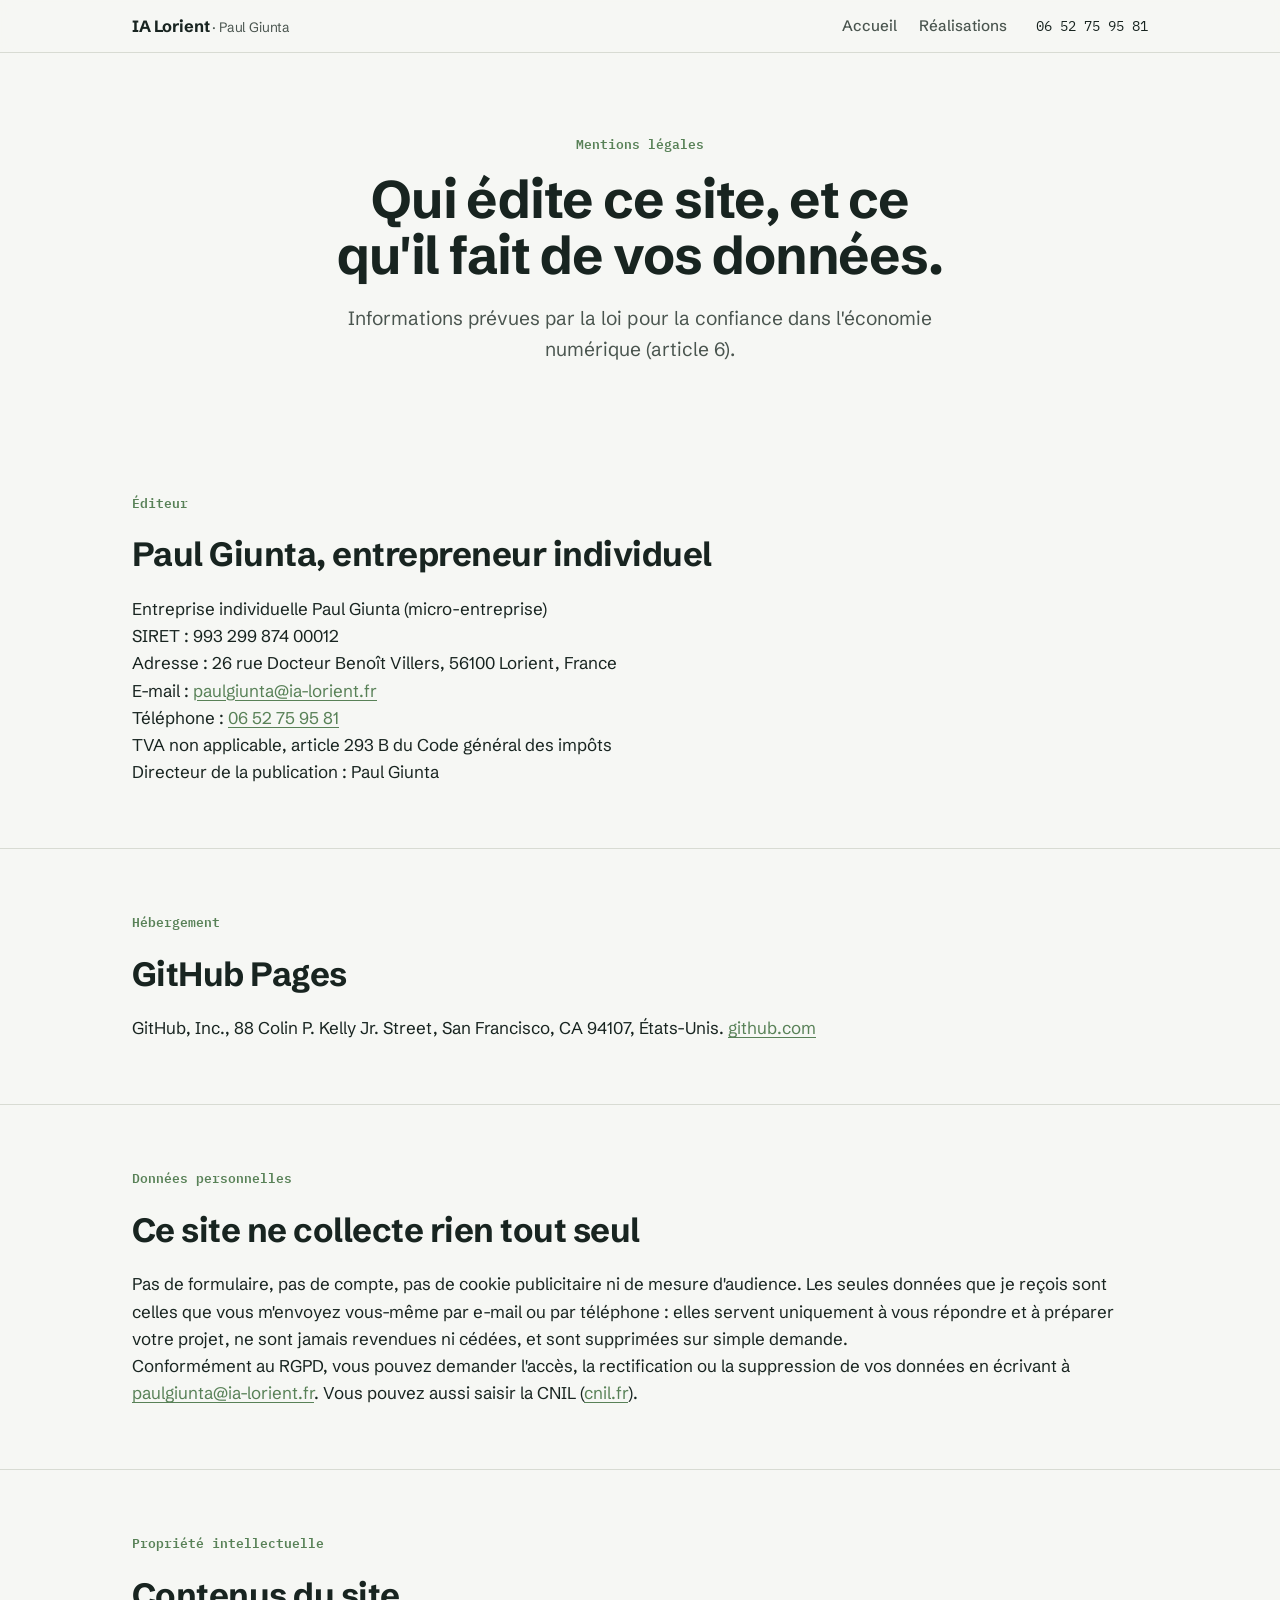
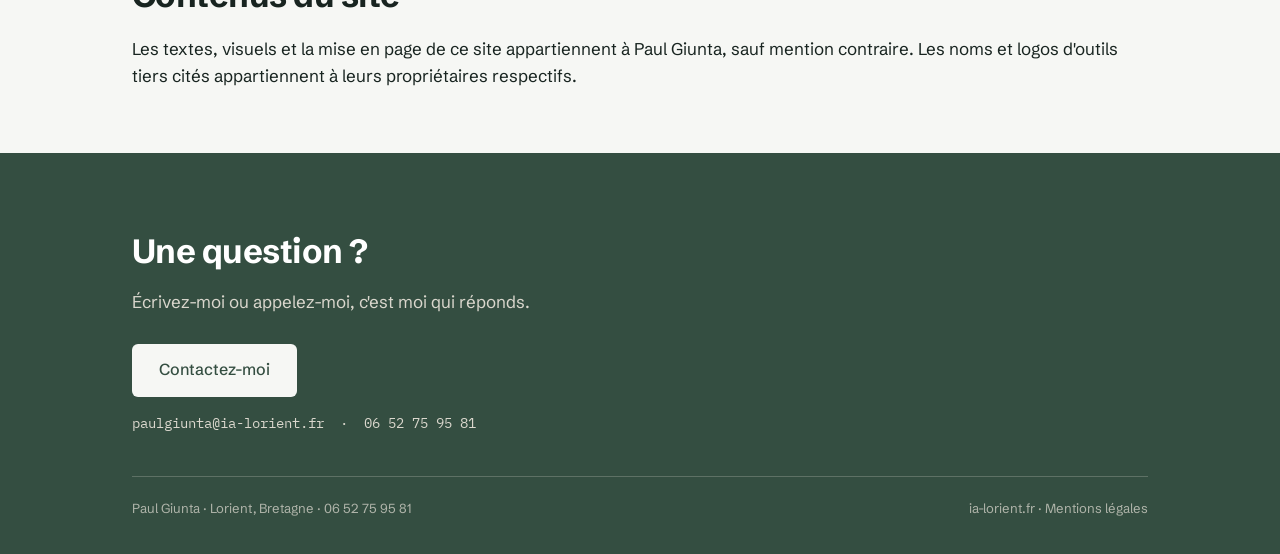
<file: mentions-legales.html>
<!DOCTYPE html>
<html lang="fr">
<head>
    <meta charset="UTF-8">
    <meta name="viewport" content="width=device-width, initial-scale=1.0">
    <title>Mentions légales - IA Lorient | Paul Giunta</title>
    <meta name="description" content="Mentions légales du site ia-lorient.fr : éditeur, hébergeur, données personnelles.">
    <link rel="canonical" href="https://ia-lorient.fr/mentions-legales.html">
    <meta property="og:title" content="Mentions légales - IA Lorient">
    <meta property="og:description" content="Éditeur, hébergeur et données personnelles du site ia-lorient.fr.">
    <meta property="og:type" content="website">
    <meta property="og:url" content="https://ia-lorient.fr/mentions-legales.html">
    <meta property="og:image" content="https://ia-lorient.fr/2_site_bg.png">
    <meta property="og:locale" content="fr_FR">
    <meta name="color-scheme" content="light">
    <meta name="darkreader-lock">
    <link rel="stylesheet" href="fonts/fonts.css">
    <style>
        :root {
            --paper: #f6f7f4;
            --panel: #eceee8;
            --ink: #182420;
            --muted: #4a554f;
            --line: #d8dbd3;
            --fern: #588157;
            --hunter: #3a5a40;
            --pine: #344e41;
            --paper-on-dark: #dad7cd;
        }
        * { margin: 0; padding: 0; box-sizing: border-box; }
        html { scroll-behavior: smooth; }
        body {
            font-family: 'Schibsted Grotesk', system-ui, sans-serif;
            background: var(--paper);
            color: var(--ink);
            line-height: 1.6;
            font-size: 17px;
        }
        a { color: var(--fern); text-underline-offset: 3px; }
        a:focus-visible, button:focus-visible, summary:focus-visible { outline: 2px solid var(--fern); outline-offset: 3px; }
        .mono { font-family: 'IBM Plex Mono', monospace; }
        .wrap { max-width: 1080px; margin: 0 auto; padding: 0 clamp(1.2rem, 4vw, 2rem); }

        /* ── Header ─────────────────────────── */
        header {
            position: sticky; top: 0; z-index: 100;
            background: rgba(246,247,244,0.92); backdrop-filter: blur(8px);
            border-bottom: 1px solid var(--line);
        }
        .head-in {
            max-width: 1080px; margin: 0 auto; padding: 0.8rem clamp(1.2rem, 4vw, 2rem);
            display: flex; align-items: center; justify-content: space-between; gap: 1rem; flex-wrap: wrap;
        }
        .brand { font-weight: 700; color: var(--ink); text-decoration: none; font-size: 1.02rem; letter-spacing: -0.01em; }
        .brand small { font-weight: 400; color: var(--muted); }
        .head-right { display: flex; align-items: center; gap: clamp(0.9rem, 2.5vw, 1.8rem); }
        .head-right nav { display: flex; gap: clamp(0.9rem, 2vw, 1.4rem); }
        .head-right nav a { color: var(--muted); text-decoration: none; font-size: 0.95rem; font-weight: 500; }
        .head-right nav a:hover { color: var(--ink); }
        .head-right nav a.active { color: var(--ink); border-bottom: 2px solid var(--fern); padding-bottom: 2px; }
        .head-tel { font-family: 'IBM Plex Mono', monospace; font-size: 0.88rem; color: var(--ink); text-decoration: none; }
        .head-tel:hover { color: var(--hunter); }
        @media (max-width: 640px) { .head-tel { display: none; } }

        /* ── Hero ───────────────────────────── */
        .hero { padding: clamp(3.5rem, 9vh, 6rem) 0 clamp(2.5rem, 6vh, 4rem); text-align: center; }
        .hero h1 { margin-left: auto; margin-right: auto; }
        .hero p.lead, .hero p.strong { margin-left: auto; margin-right: auto; }
        .kicker { font-family: 'IBM Plex Mono', monospace; font-size: 0.82rem; color: var(--fern); font-weight: 600; margin-bottom: 1.1rem; }
        h1 {
            font-size: clamp(2rem, 4.6vw, 3.3rem); font-weight: 700; line-height: 1.06;
            letter-spacing: -0.02em; max-width: 21ch; text-wrap: balance; margin-bottom: 1.2rem;
        }
        .hero p.lead { font-size: clamp(1.02rem, 1.6vw, 1.2rem); color: var(--muted); max-width: 56ch; margin-bottom: 0.7rem; }
        .hero p.strong { font-weight: 500; color: var(--ink); max-width: 56ch; margin-bottom: 2rem; }
        .hero p.strong b { color: var(--hunter); }

        .btn {
            display: inline-block; background: var(--hunter); color: #fff;
            padding: 0.85rem 1.7rem; border-radius: 6px; text-decoration: none;
            font-weight: 500; font-size: 1rem; transition: background 0.3s;
        }
        .btn:hover { background: var(--fern); }
        .btn-light { background: var(--paper); color: var(--pine); }
        .btn-light:hover { background: #fff; }
        .contact-line { margin-top: 1rem; font-family: 'IBM Plex Mono', monospace; font-size: 0.85rem; color: var(--muted); }
        .contact-line a { color: var(--muted); text-decoration: none; }
        .contact-line a:hover { color: var(--ink); }

        /* ── Ligne repères ──────────────────── */
        .marks { border-top: 1px solid var(--line); border-bottom: 1px solid var(--line); }
        .marks-in {
            max-width: 1080px; margin: 0 auto; padding: 0.85rem clamp(1.2rem, 4vw, 2rem);
            display: flex; flex-wrap: wrap; gap: 0.4rem 2.2rem;
            font-family: 'IBM Plex Mono', monospace; font-size: 0.8rem; color: var(--muted);
        }

        /* ── Sections produit ───────────────── */
        section { padding: clamp(2.8rem, 7vh, 4.5rem) 0; }
        section + section { border-top: 1px solid var(--line); }
        .sec-label { font-family: 'IBM Plex Mono', monospace; font-size: 0.82rem; color: var(--fern); font-weight: 600; margin-bottom: 0.9rem; }
        h2 { font-size: clamp(1.5rem, 3vw, 2.1rem); font-weight: 700; letter-spacing: -0.015em; margin-bottom: 0.8rem; text-wrap: balance; }
        .sec-lead { color: var(--muted); max-width: 60ch; margin-bottom: 2rem; }

        .prod { display: grid; grid-template-columns: minmax(0, 3fr) minmax(0, 2fr); gap: clamp(1.5rem, 4vw, 3.5rem); align-items: start; }
        @media (max-width: 780px) { .prod { grid-template-columns: 1fr; } }
        .prod h3 { font-size: clamp(1.3rem, 2.4vw, 1.7rem); font-weight: 700; letter-spacing: -0.01em; margin-bottom: 0.7rem; }
        .prod .desc { color: var(--muted); margin-bottom: 1.1rem; max-width: 58ch; }
        .prod .desc b { color: var(--ink); font-weight: 600; }
        .prod ul.incl { list-style: none; margin: 0 0 1.6rem; }
        .prod ul.incl li { padding: 0.45rem 0 0.45rem 1.4rem; position: relative; color: var(--ink); font-size: 0.97rem; border-top: 1px solid var(--line); }
        .prod ul.incl li:first-child { border-top: 0; }
        .prod ul.incl li::before { content: "–"; position: absolute; left: 0; color: var(--fern); }

        .pricebox { background: var(--panel); border: 1px solid var(--line); border-radius: 8px; padding: 1.5rem; }
        .pricebox .plabel { font-family: 'IBM Plex Mono', monospace; font-size: 0.78rem; color: var(--muted); margin-bottom: 0.3rem; }
        .pricebox .price { font-family: 'IBM Plex Mono', monospace; font-size: clamp(1.5rem, 3vw, 2rem); font-weight: 600; color: var(--hunter); line-height: 1.2; }
        .pricebox .ponce { font-size: 0.95rem; color: var(--ink); font-weight: 500; margin-bottom: 1.1rem; }
        table.compare { width: 100%; border-collapse: collapse; font-size: 0.92rem; margin-bottom: 1.3rem; }
        table.compare td { padding: 0.6rem 0.2rem; border-top: 1px solid var(--line); vertical-align: top; }
        table.compare td:first-child { color: var(--muted); width: 42%; padding-right: 0.8rem; }
        table.compare td:last-child { color: var(--ink); }
        table.compare tr.win td:last-child { font-weight: 600; color: var(--hunter); }
        .pricebox .btn { width: 100%; text-align: center; }

        /* ── Étapes ─────────────────────────── */
        ol.steps { list-style: none; counter-reset: st; max-width: 720px; }
        ol.steps li { counter-increment: st; padding: 1.1rem 0 1.1rem 3.4rem; position: relative; border-top: 1px solid var(--line); }
        ol.steps li:first-child { border-top: 0; }
        ol.steps li::before {
            content: "0" counter(st); position: absolute; left: 0; top: 1.15rem;
            font-family: 'IBM Plex Mono', monospace; font-size: 0.95rem; font-weight: 600; color: var(--fern);
        }
        ol.steps li b { font-weight: 600; }
        ol.steps li span { color: var(--muted); }

        /* ── FAQ ────────────────────────────── */
        .faq { max-width: 720px; }
        details { border-top: 1px solid var(--line); }
        details:last-child { border-bottom: 1px solid var(--line); }
        summary { cursor: pointer; padding: 1rem 0; font-weight: 600; font-size: 1.02rem; list-style: none; position: relative; padding-right: 2rem; }
        summary::-webkit-details-marker { display: none; }
        summary::after { content: "+"; position: absolute; right: 0.2rem; top: 0.9rem; font-family: 'IBM Plex Mono', monospace; color: var(--fern); font-size: 1.1rem; }
        details[open] summary::after { content: "–"; }
        details .a { padding: 0 0 1.2rem; color: var(--muted); max-width: 62ch; }

        /* ── Bloc final sombre ──────────────── */
        .final { background: var(--pine); color: var(--paper-on-dark); }
        .final-in { max-width: 1080px; margin: 0 auto; padding: clamp(3rem, 8vh, 5rem) clamp(1.2rem, 4vw, 2rem) 2.2rem; }
        .final h2 { color: #fff; margin-bottom: 0.6rem; }
        .final p { max-width: 56ch; margin-bottom: 1.8rem; color: var(--paper-on-dark); }
        .final .contact-line { color: var(--paper-on-dark); }
        .final .contact-line a { color: var(--paper-on-dark); }
        .final .contact-line a:hover { color: #fff; }
        .foot {
            border-top: 1px solid rgba(218,215,205,0.25); margin-top: 2.6rem; padding-top: 1.3rem;
            display: flex; justify-content: space-between; flex-wrap: wrap; gap: 0.5rem;
            font-size: 0.82rem; color: rgba(218,215,205,0.75);
        }
        .foot a { color: rgba(218,215,205,0.75); text-decoration: none; }
        .foot a:hover { color: #fff; }

        /* ── Modal contact ──────────────────── */
        .modal-overlay { position: fixed; inset: 0; background: rgba(24,36,32,0.55); backdrop-filter: blur(3px); display: none; align-items: center; justify-content: center; padding: 1.5rem; z-index: 500; }
        .modal-overlay.open { display: flex; }
        .modal { background: var(--paper); border: 1px solid var(--line); border-radius: 12px; max-width: 460px; width: 100%; padding: clamp(1.6rem, 4vw, 2.3rem); box-shadow: 0 24px 70px rgba(24,36,32,0.28); position: relative; }
        .modal h3 { font-size: 1.35rem; font-weight: 700; letter-spacing: -0.01em; margin-bottom: 0.6rem; padding-right: 1.5rem; }
        .modal .m-intro { color: var(--muted); font-size: 0.97rem; margin-bottom: 1.4rem; }
        .modal .contact-block { background: var(--panel); border: 1px solid var(--line); border-radius: 8px; padding: 0.4rem 1.1rem; margin-bottom: 1.2rem; }
        .modal .cb-row { display: flex; align-items: center; justify-content: space-between; gap: 0.8rem; padding: 0.85rem 0; }
        .modal .cb-row + .cb-row { border-top: 1px solid var(--line); }
        .modal .cb-label { font-family: 'IBM Plex Mono', monospace; font-size: 0.7rem; color: var(--muted); text-transform: uppercase; letter-spacing: 0.04em; margin-bottom: 0.15rem; }
        .modal .cb-val { font-family: 'IBM Plex Mono', monospace; font-size: 0.95rem; color: var(--ink); font-weight: 600; }
        .modal .copy-btn { flex-shrink: 0; background: transparent; border: 1px solid var(--line); color: var(--hunter); border-radius: 6px; padding: 0.45rem 0.9rem; font-size: 0.85rem; font-weight: 600; cursor: pointer; text-decoration: none; transition: all 0.2s; font-family: inherit; }
        .modal .copy-btn:hover { background: var(--panel); border-color: var(--fern); }
        .modal .copy-btn.done { background: var(--fern); color: #fff; border-color: var(--fern); }
        .modal .m-open { display: block; width: 100%; text-align: center; }
        .modal .m-note { font-size: 0.83rem; color: var(--muted); margin-top: 1.1rem; line-height: 1.55; }
        .modal .m-close { position: absolute; top: 0.9rem; right: 1rem; background: transparent; border: 0; font-size: 1.6rem; line-height: 1; color: var(--muted); cursor: pointer; padding: 0.2rem 0.4rem; }
        .modal .m-close:hover { color: var(--ink); }
        @media (prefers-reduced-motion: no-preference) { .modal-overlay.open .modal { animation: modal-in 0.22s ease; } }
        @keyframes modal-in { from { opacity: 0; transform: translateY(12px); } to { opacity: 1; transform: none; } }
    </style>
    <meta name="robots" content="noindex, follow">
</head>
<body>

<header>
    <div class="head-in">
        <a class="brand" href="/">IA Lorient <small>· Paul Giunta</small></a>
        <div class="head-right">
            <nav>
                <a href="/">Accueil</a>
                <a href="/#realisations">Réalisations</a>
            </nav>
            <a class="head-tel" href="tel:+33652759581">06 52 75 95 81</a>
        </div>
    </div>
</header>

<div class="hero wrap">
    <p class="kicker">Mentions légales</p>
    <h1>Qui édite ce site, et ce qu'il fait de vos données.</h1>
    <p class="lead">Informations prévues par la loi pour la confiance dans l'économie numérique (article 6).</p>
</div>

<section>
    <div class="wrap">
        <p class="sec-label">Éditeur</p>
        <h2>Paul Giunta, entrepreneur individuel</h2>
        <p>Entreprise individuelle Paul Giunta (micro-entreprise)<br>
        SIRET&nbsp;: 993 299 874 00012<br>
        Adresse&nbsp;: 26 rue Docteur Benoît Villers, 56100 Lorient, France<br>
        E-mail&nbsp;: <a href="mailto:paulgiunta@ia-lorient.fr">paulgiunta@ia-lorient.fr</a><br>
        Téléphone&nbsp;: <a href="tel:+33652759581">06 52 75 95 81</a><br>
        TVA non applicable, article 293 B du Code général des impôts<br>
        Directeur de la publication&nbsp;: Paul Giunta</p>
    </div>
</section>

<section>
    <div class="wrap">
        <p class="sec-label">Hébergement</p>
        <h2>GitHub Pages</h2>
        <p>GitHub, Inc., 88 Colin P. Kelly Jr. Street, San Francisco, CA 94107, États-Unis. <a href="https://github.com">github.com</a></p>
    </div>
</section>

<section>
    <div class="wrap">
        <p class="sec-label">Données personnelles</p>
        <h2>Ce site ne collecte rien tout seul</h2>
        <p>Pas de formulaire, pas de compte, pas de cookie publicitaire ni de mesure d'audience. Les seules données que je reçois sont celles que vous m'envoyez vous-même par e-mail ou par téléphone&nbsp;: elles servent uniquement à vous répondre et à préparer votre projet, ne sont jamais revendues ni cédées, et sont supprimées sur simple demande.</p>
        <p>Conformément au RGPD, vous pouvez demander l'accès, la rectification ou la suppression de vos données en écrivant à <a href="mailto:paulgiunta@ia-lorient.fr">paulgiunta@ia-lorient.fr</a>. Vous pouvez aussi saisir la CNIL (<a href="https://www.cnil.fr">cnil.fr</a>).</p>
    </div>
</section>

<section>
    <div class="wrap">
        <p class="sec-label">Propriété intellectuelle</p>
        <h2>Contenus du site</h2>
        <p>Les textes, visuels et la mise en page de ce site appartiennent à Paul Giunta, sauf mention contraire. Les noms et logos d'outils tiers cités appartiennent à leurs propriétaires respectifs.</p>
    </div>
</section>

<div class="final">
    <div class="final-in">
        <h2>Une question&nbsp;?</h2>
        <p>Écrivez-moi ou appelez-moi, c'est moi qui réponds.</p>
        <a class="btn btn-light js-contact" href="mailto:paulgiunta@ia-lorient.fr?subject=Question">Contactez-moi</a>
        <p class="contact-line"><a href="mailto:paulgiunta@ia-lorient.fr">paulgiunta@ia-lorient.fr</a> &nbsp;·&nbsp; <a href="tel:+33652759581">06 52 75 95 81</a></p>
        <div class="foot">
            <span>Paul Giunta · Lorient, Bretagne · <a href="tel:+33652759581">06 52 75 95 81</a></span>
            <span><a href="/">ia-lorient.fr</a> · <a href="/mentions-legales.html">Mentions légales</a></span>
        </div>
    </div>
</div>


<div class="modal-overlay" id="contact-modal" role="dialog" aria-modal="true" aria-labelledby="cm-title">
  <div class="modal">
    <button class="m-close" id="cm-close" aria-label="Fermer">&times;</button>
    <h3 id="cm-title">Vous voulez me contacter</h3>
    <p class="m-intro" id="cm-intro">Écrivez-moi ou appelez-moi, je réponds vite. C'est moi qui réponds, pas un standard.</p>
    <div class="contact-block">
      <div class="cb-row">
        <div><div class="cb-label">e-mail</div><div class="cb-val" id="cm-email">paulgiunta@ia-lorient.fr</div></div>
        <button class="copy-btn" id="cm-copy" type="button">Copier</button>
      </div>
      <div class="cb-row">
        <div><div class="cb-label">téléphone</div><div class="cb-val">06&nbsp;52&nbsp;75&nbsp;95&nbsp;81</div></div>
        <a class="copy-btn" href="tel:+33652759581">Appeler</a>
      </div>
    </div>
    <a class="btn m-open" id="cm-open" href="mailto:paulgiunta@ia-lorient.fr">Ouvrir mon logiciel de mail</a>
    <p class="m-note">Si rien ne s'ouvre en cliquant, pas d'inquiétude&nbsp;: votre ordinateur n'a peut-être pas de logiciel de mail configuré. Copiez mon adresse ci-dessus et écrivez-moi depuis votre messagerie habituelle (Gmail, Outlook, etc.).</p>
  </div>
</div>
<script>
(function () {
  var email = 'paulgiunta@ia-lorient.fr';
  var overlay = document.getElementById('contact-modal');
  if (!overlay) return;
  var title = document.getElementById('cm-title');
  var intro = document.getElementById('cm-intro');
  var openBtn = document.getElementById('cm-open');
  var copyBtn = document.getElementById('cm-copy');
  var closeBtn = document.getElementById('cm-close');
  var lastFocus = null;

  function openModal(product, mailto) {
    lastFocus = document.activeElement;
    if (product) {
      title.textContent = 'Intéressé par : ' + product;
      intro.textContent = 'Pour lancer votre projet, écrivez-moi ou appelez-moi. Je réponds vite, et c\'est moi directement.';
    } else {
      title.textContent = 'Vous voulez me contacter';
      intro.textContent = 'Écrivez-moi ou appelez-moi, je réponds vite. C\'est moi qui réponds, pas un standard.';
    }
    openBtn.setAttribute('href', mailto || ('mailto:' + email));
    copyBtn.textContent = 'Copier';
    copyBtn.classList.remove('done');
    overlay.classList.add('open');
    closeBtn.focus();
  }
  function closeModal() {
    overlay.classList.remove('open');
    if (lastFocus) lastFocus.focus();
  }

  document.querySelectorAll('.js-contact').forEach(function (a) {
    a.addEventListener('click', function (e) {
      e.preventDefault();
      openModal(a.getAttribute('data-product'), a.getAttribute('href'));
    });
  });
  closeBtn.addEventListener('click', closeModal);
  overlay.addEventListener('click', function (e) { if (e.target === overlay) closeModal(); });
  document.addEventListener('keydown', function (e) { if (e.key === 'Escape' && overlay.classList.contains('open')) closeModal(); });

  copyBtn.addEventListener('click', function () {
    function ok() { copyBtn.textContent = 'Copié !'; copyBtn.classList.add('done'); }
    if (navigator.clipboard && navigator.clipboard.writeText) {
      navigator.clipboard.writeText(email).then(ok, function () { fallback(); });
    } else { fallback(); }
    function fallback() {
      var t = document.createElement('textarea'); t.value = email; document.body.appendChild(t); t.select();
      try { document.execCommand('copy'); ok(); } catch (err) {}
      document.body.removeChild(t);
    }
  });
})();
</script>

</body>
</html>
</file>
<file: fonts/fonts.css>
/* Les fichiers 400, 500 et 700 de Schibsted etaient la meme police variable copiee trois fois:
   un seul fichier, toutes les graisses (05/11). */
@font-face {
  font-family: 'Schibsted Grotesk';
  font-style: normal;
  font-weight: 400 700;
  font-display: swap;
  src: url('schibstedgrotesk-400-latin-ext.woff2') format('woff2');
  unicode-range: U+0100-02BA, U+02BD-02C5, U+02C7-02CC, U+02CE-02D7, U+02DD-02FF, U+0304, U+0308, U+0329, U+1D00-1DBF, U+1E00-1E9F, U+1EF2-1EFF, U+2020, U+20A0-20AB, U+20AD-20C0, U+2113, U+2C60-2C7F, U+A720-A7FF;
}
@font-face {
  font-family: 'Schibsted Grotesk';
  font-style: normal;
  font-weight: 400 700;
  font-display: swap;
  src: url('schibstedgrotesk-400-latin.woff2') format('woff2');
  unicode-range: U+0000-00FF, U+0131, U+0152-0153, U+02BB-02BC, U+02C6, U+02DA, U+02DC, U+0304, U+0308, U+0329, U+2000-206F, U+20AC, U+2122, U+2191, U+2193, U+2212, U+2215, U+FEFF, U+FFFD;
}
@font-face {
  font-family: 'IBM Plex Mono';
  font-style: normal;
  font-weight: 400;
  font-display: swap;
  src: url('ibmplexmono-400-latin-ext.woff2') format('woff2');
  unicode-range: U+0100-02BA, U+02BD-02C5, U+02C7-02CC, U+02CE-02D7, U+02DD-02FF, U+0304, U+0308, U+0329, U+1D00-1DBF, U+1E00-1E9F, U+1EF2-1EFF, U+2020, U+20A0-20AB, U+20AD-20C0, U+2113, U+2C60-2C7F, U+A720-A7FF;
}
@font-face {
  font-family: 'IBM Plex Mono';
  font-style: normal;
  font-weight: 400;
  font-display: swap;
  src: url('ibmplexmono-400-latin.woff2') format('woff2');
  unicode-range: U+0000-00FF, U+0131, U+0152-0153, U+02BB-02BC, U+02C6, U+02DA, U+02DC, U+0304, U+0308, U+0329, U+2000-206F, U+20AC, U+2122, U+2191, U+2193, U+2212, U+2215, U+FEFF, U+FFFD;
}
@font-face {
  font-family: 'IBM Plex Mono';
  font-style: normal;
  font-weight: 600;
  font-display: swap;
  src: url('ibmplexmono-600-latin-ext.woff2') format('woff2');
  unicode-range: U+0100-02BA, U+02BD-02C5, U+02C7-02CC, U+02CE-02D7, U+02DD-02FF, U+0304, U+0308, U+0329, U+1D00-1DBF, U+1E00-1E9F, U+1EF2-1EFF, U+2020, U+20A0-20AB, U+20AD-20C0, U+2113, U+2C60-2C7F, U+A720-A7FF;
}
@font-face {
  font-family: 'IBM Plex Mono';
  font-style: normal;
  font-weight: 600;
  font-display: swap;
  src: url('ibmplexmono-600-latin.woff2') format('woff2');
  unicode-range: U+0000-00FF, U+0131, U+0152-0153, U+02BB-02BC, U+02C6, U+02DA, U+02DC, U+0304, U+0308, U+0329, U+2000-206F, U+20AC, U+2122, U+2191, U+2193, U+2212, U+2215, U+FEFF, U+FFFD;
}
</file>
